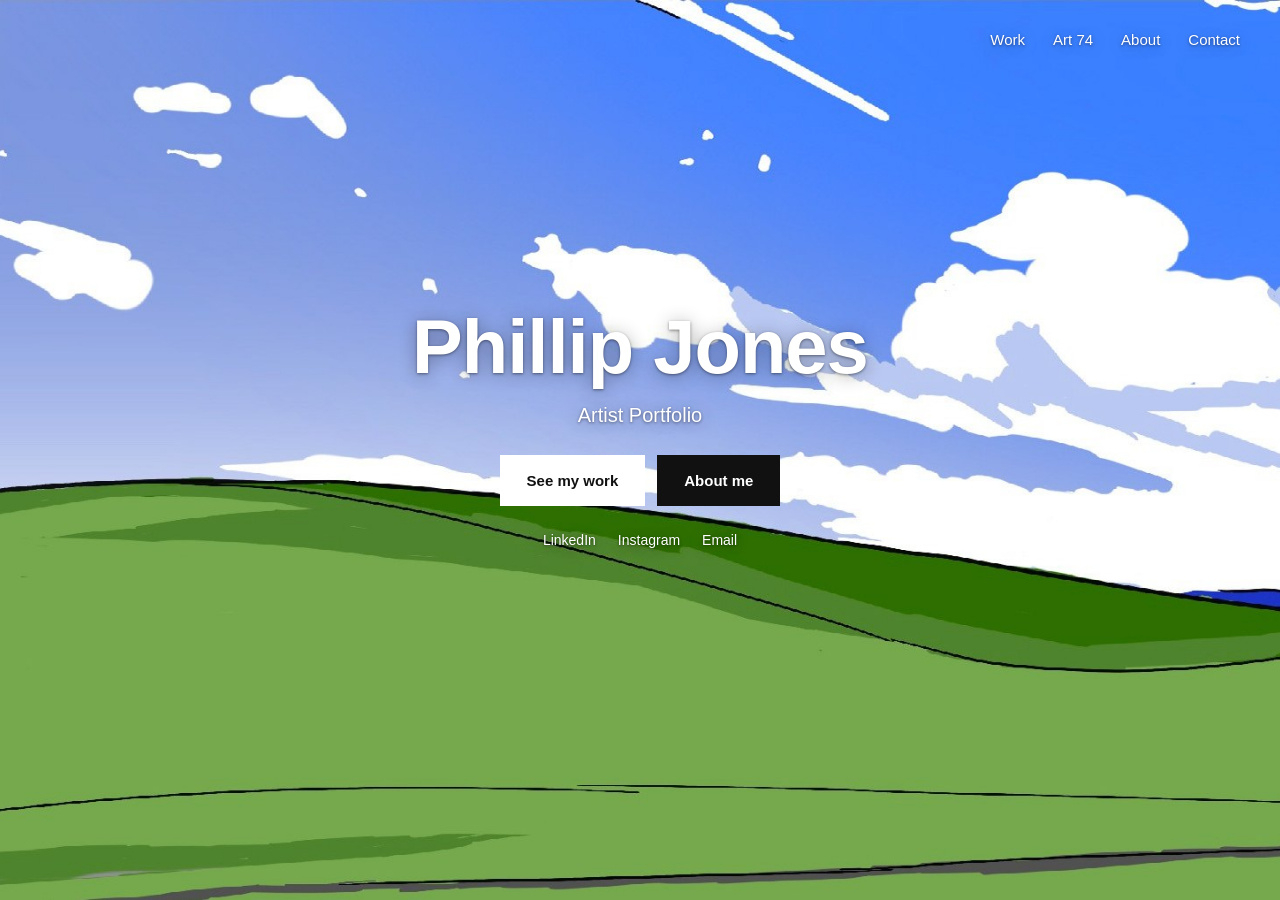
<file: index.html>
<!DOCTYPE html>
<html lang="en">
<head>
  <meta charset="utf-8">
  <meta name="viewport" content="width=device-width, initial-scale=1">
  <title>Phillip Jones | Artist Portfolio</title>
  <meta name="description" content="Portfolio of Phillip Jones, artist and illustrator">
  <link rel="stylesheet" href="css/style.css">
</head>
<body class="home">
<div class="hero">
  <img class="hero-bg" src="img/home/bliss.jpg" alt="">
  <nav class="hero-nav" aria-label="Main">
    <ul>
      <li><a href="work.html">Work</a></li>
      <li><a href="art-74.html">Art 74</a></li>
      <li><a href="about.html">About</a></li>
      <li><a href="about.html#contact">Contact</a></li>
    </ul>
  </nav>
  <main class="hero-center">
    <h1>Phillip Jones</h1>
    <p class="tag">Artist Portfolio</p>
    <p class="actions"><a class="btn white" href="work.html">See my work</a> <a class="btn line" href="about.html">About me</a></p>
    <p class="social"><a href="https://www.linkedin.com/in/phillipjones02">LinkedIn</a> <a href="https://www.instagram.com/gavinj0nes/">Instagram</a> <a href="mailto:412pjones@gmail.com">Email</a></p>
  </main>
</div>
</body>
</html>
</file>
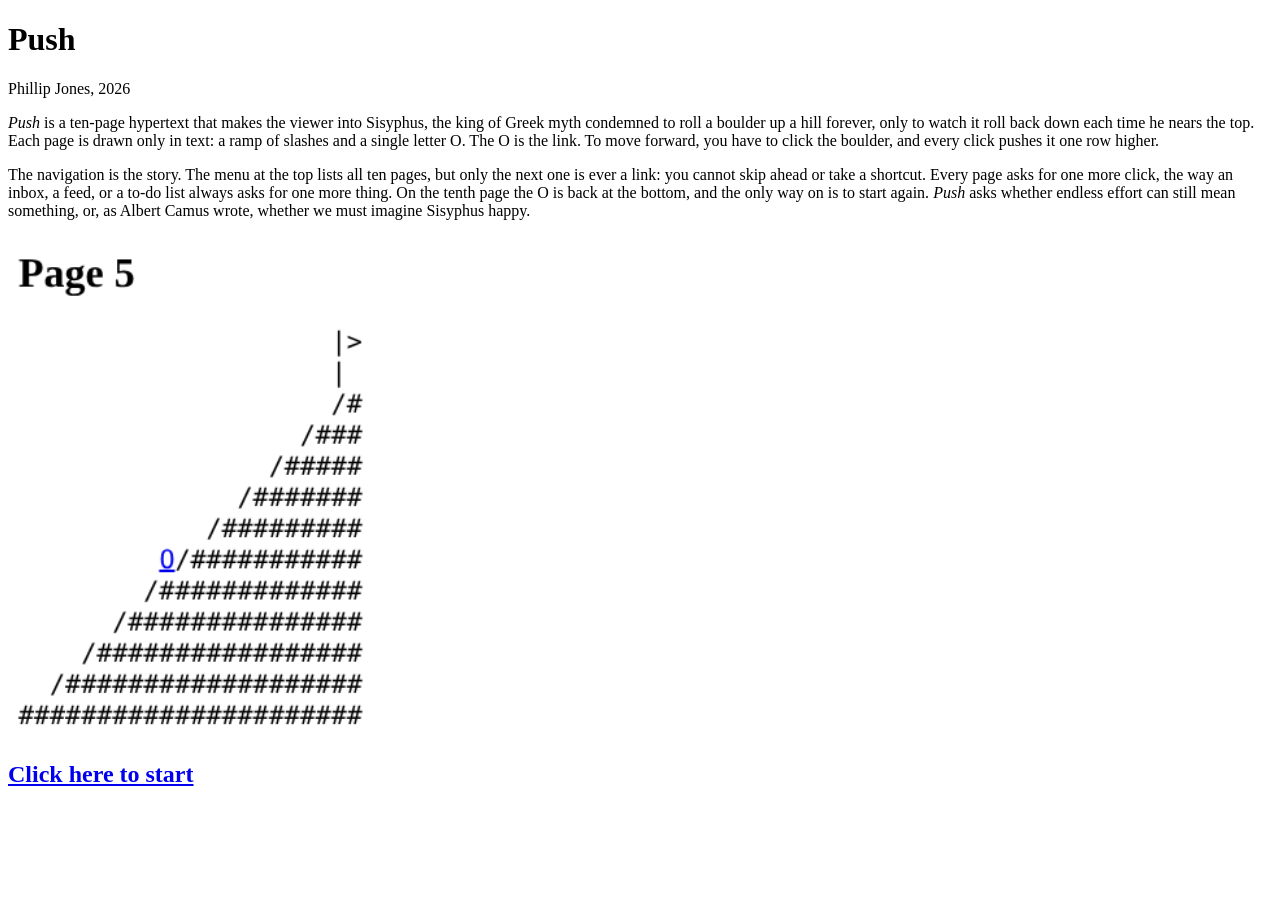
<file: hypertext/index.html>
<!DOCTYPE html>
<html lang="en">
<head>
  <!-- Info about the page. Nothing in the head shows on the page. -->
  <meta charset="utf-8">
  <title>Push</title>
</head>
<body>

  <!-- Title of the work -->
  <h1>Push</h1>
  <p>Phillip Jones, 2026</p>

  <!-- Artwork description -->
  <p><i>Push</i> is a ten-page hypertext that makes the viewer into Sisyphus, the king of Greek myth condemned to roll a boulder up a hill forever, only to watch it roll back down each time he nears the top. Each page is drawn only in text: a ramp of slashes and a single letter O. The O is the link. To move forward, you have to click the boulder, and every click pushes it one row higher.</p>
  <p>The navigation is the story. The menu at the top lists all ten pages, but only the next one is ever a link: you cannot skip ahead or take a shortcut. Every page asks for one more click, the way an inbox, a feed, or a to-do list always asks for one more thing. On the tenth page the O is back at the bottom, and the only way on is to start again. <i>Push</i> asks whether endless effort can still mean something, or, as Albert Camus wrote, whether we must imagine Sisyphus happy.</p>

  <!-- Screenshot of the work (a picture file saved in this same folder) -->
  <img src="screenshot.png" alt="Screenshot of a page from Push: an ASCII ramp with the ball halfway up" width="400">

  <!-- The way in. This link goes to the first page of the hypertext. -->
  <h2><a href="page1.html">Click here to start</a></h2>

</body>
</html>
</file>
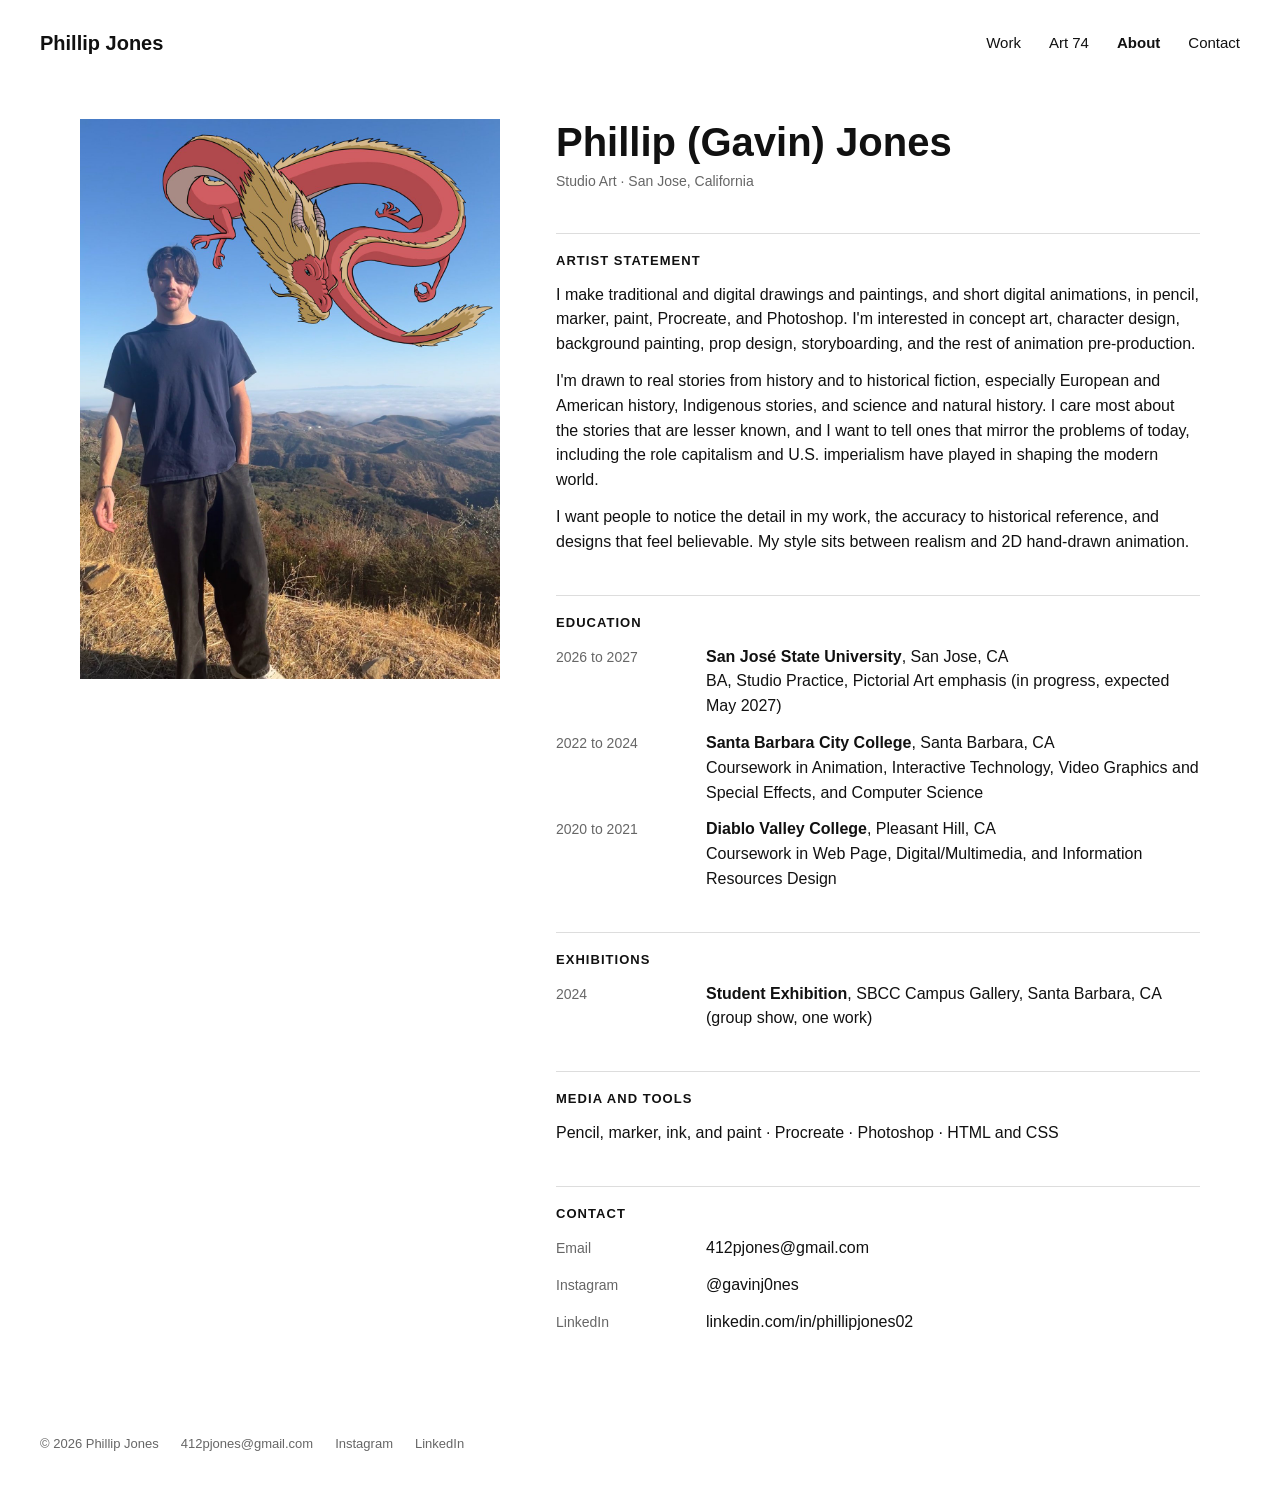
<file: about.html>
<!DOCTYPE html>
<html lang="en">
<head>
  <meta charset="utf-8">
  <meta name="viewport" content="width=device-width, initial-scale=1">
  <title>About | Phillip Jones</title>
  <meta name="description" content="About Phillip Jones, artist">
  <link rel="stylesheet" href="css/style.css">
</head>
<body>
<header class="top">
  <a class="name" href="index.html">Phillip Jones</a>
  <nav aria-label="Main">
    <ul>
      <li><a href="work.html">Work</a></li>
      <li><a href="art-74.html">Art 74</a></li>
      <li><a href="about.html" class="on">About</a></li>
      <li><a href="about.html#contact">Contact</a></li>
    </ul>
  </nav>
</header>
<main class="wrap about">
<img class="about-photo" src="img/about/portrait.jpg" alt="Phillip Jones on a hilltop with a drawn dragon flying overhead">
<div class="cv">
  <h1>Phillip (Gavin) Jones</h1>
  <p class="meta">Studio Art &middot; San Jose, California</p>

  <section>
    <h2>Artist Statement</h2>
    <p>I make traditional and digital drawings and paintings, and short digital animations, in pencil, marker, paint, Procreate, and Photoshop. I'm interested in concept art, character design, background painting, prop design, storyboarding, and the rest of animation pre-production.</p>
    <p>I'm drawn to real stories from history and to historical fiction, especially European and American history, Indigenous stories, and science and natural history. I care most about the stories that are lesser known, and I want to tell ones that mirror the problems of today, including the role capitalism and U.S. imperialism have played in shaping the modern world.</p>
    <p>I want people to notice the detail in my work, the accuracy to historical reference, and designs that feel believable. My style sits between realism and 2D hand-drawn animation.</p>
  </section>

  <section>
    <h2>Education</h2>
    <dl>
      <dt>2026 to 2027</dt><dd><strong>San José State University</strong>, San Jose, CA<br>BA, Studio Practice, Pictorial Art emphasis (in progress, expected May 2027)</dd>
      <dt>2022 to 2024</dt><dd><strong>Santa Barbara City College</strong>, Santa Barbara, CA<br>Coursework in Animation, Interactive Technology, Video Graphics and Special Effects, and Computer Science</dd>
      <dt>2020 to 2021</dt><dd><strong>Diablo Valley College</strong>, Pleasant Hill, CA<br>Coursework in Web Page, Digital/Multimedia, and Information Resources Design</dd>
    </dl>
  </section>

  <section>
    <h2>Exhibitions</h2>
    <dl>
      <dt>2024</dt><dd><strong>Student Exhibition</strong>, SBCC Campus Gallery, Santa Barbara, CA (group show, one work)</dd>
    </dl>
  </section>

  <section>
    <h2>Media and Tools</h2>
    <p>Pencil, marker, ink, and paint &middot; Procreate &middot; Photoshop &middot; HTML and CSS</p>
  </section>

  <section id="contact">
    <h2>Contact</h2>
    <dl>
      <dt>Email</dt><dd><a href="mailto:412pjones@gmail.com">412pjones@gmail.com</a></dd>
      <dt>Instagram</dt><dd><a href="https://www.instagram.com/gavinj0nes/">@gavinj0nes</a></dd>
      <dt>LinkedIn</dt><dd><a href="https://www.linkedin.com/in/phillipjones02">linkedin.com/in/phillipjones02</a></dd>
    </dl>
  </section>
</div>
</main>
<footer class="foot">
  <span>&copy; 2026 Phillip Jones</span>
  <a href="mailto:412pjones@gmail.com">412pjones@gmail.com</a>
  <a href="https://www.instagram.com/gavinj0nes/">Instagram</a>
  <a href="https://www.linkedin.com/in/phillipjones02">LinkedIn</a>
</footer>
</body>
</html>
</file>
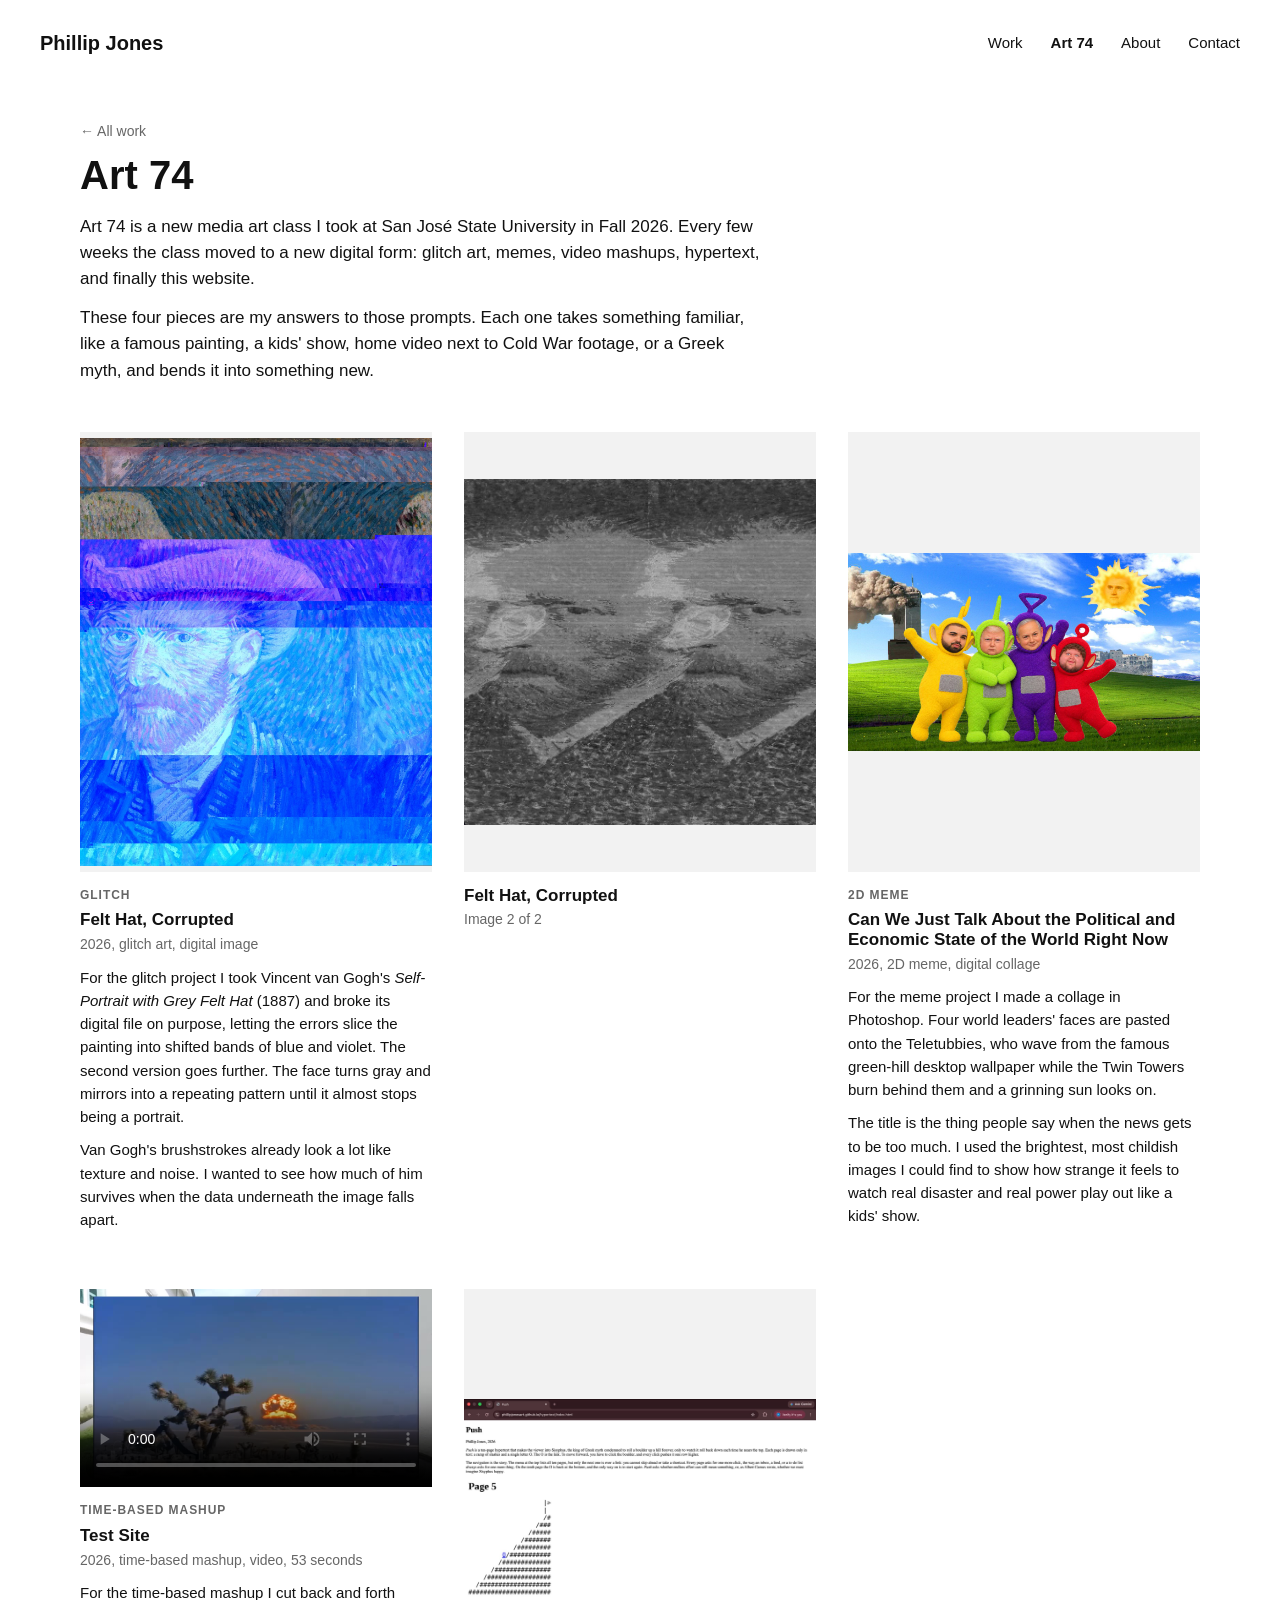
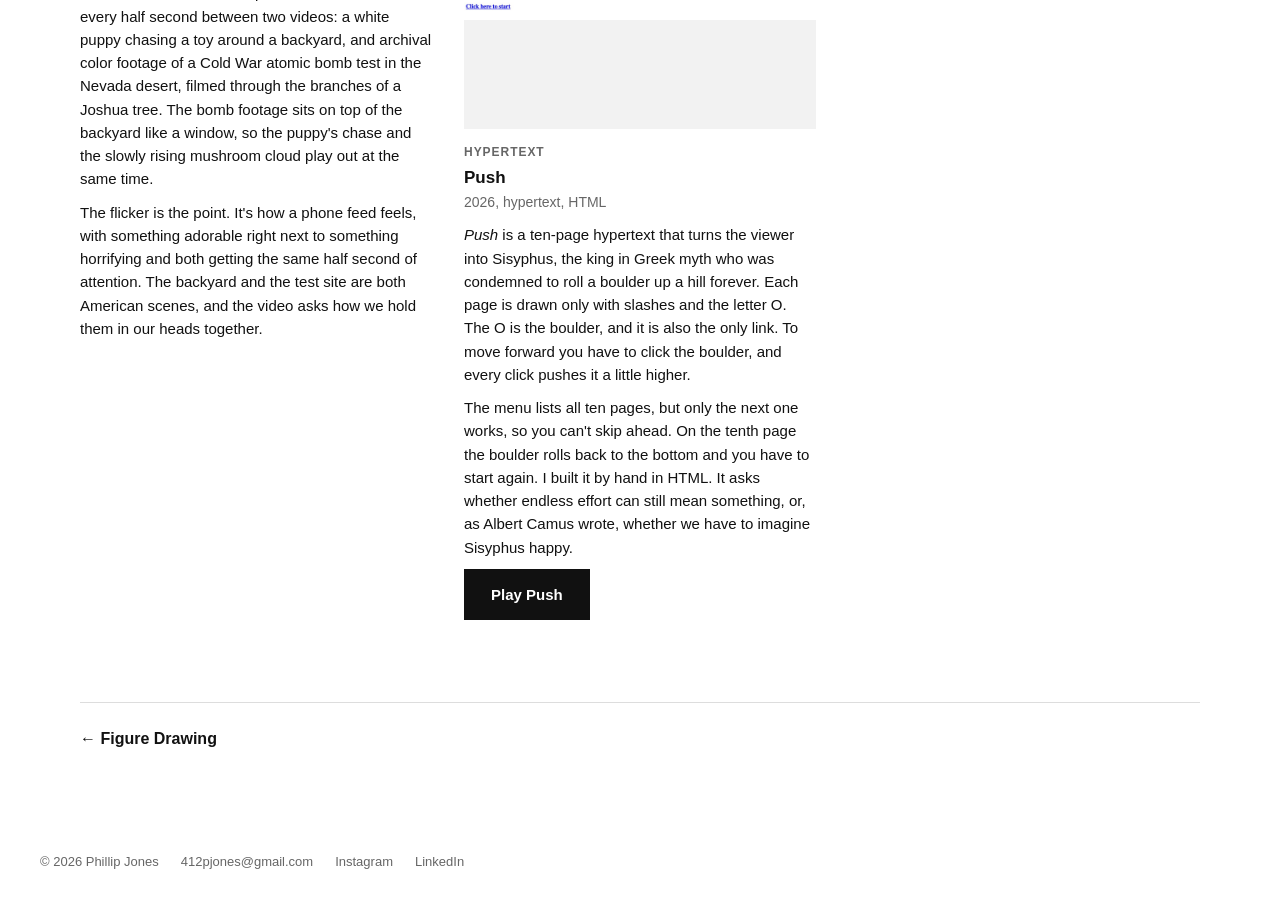
<file: art-74.html>
<!DOCTYPE html>
<html lang="en">
<head>
  <meta charset="utf-8">
  <meta name="viewport" content="width=device-width, initial-scale=1">
  <title>Art 74 | Phillip Jones</title>
  <meta name="description" content="Glitch, meme, video mashup, and hypertext projects from my new media art class at SJSU.">
  <link rel="stylesheet" href="css/style.css">
</head>
<body>
<header class="top">
  <a class="name" href="index.html">Phillip Jones</a>
  <nav aria-label="Main">
    <ul>
      <li><a href="work.html">Work</a></li>
      <li><a href="art-74.html" class="on">Art 74</a></li>
      <li><a href="about.html">About</a></li>
      <li><a href="about.html#contact">Contact</a></li>
    </ul>
  </nav>
</header>
<main class="wrap">
<section class="intro">
  <a class="back" href="work.html">&larr; All work</a>
  <h1>Art 74</h1>
  <p>Art 74 is a new media art class I took at San José State University in Fall 2026. Every few weeks the class moved to a new digital form: glitch art, memes, video mashups, hypertext, and finally this website.</p>
  <p>These four pieces are my answers to those prompts. Each one takes something familiar, like a famous painting, a kids' show, home video next to Cold War footage, or a Greek myth, and bends it into something new.</p>
</section>
<div class="grid">
  <figure class="tile">
    <a class="frame" href="img/art-74/glitch-1.jpg" target="_blank" rel="noopener"><img src="img/art-74/glitch-1.jpg" alt="Felt Hat, Corrupted, image 1 of 2" loading="lazy"></a>
    <figcaption>
      <p class="label">Glitch</p>
      <h2>Felt Hat, Corrupted</h2>
      <p class="meta">2026, glitch art, digital image</p>
      <p>For the glitch project I took Vincent van Gogh's <em>Self-Portrait with Grey Felt Hat</em> (1887) and broke its digital file on purpose, letting the errors slice the painting into shifted bands of blue and violet. The second version goes further. The face turns gray and mirrors into a repeating pattern until it almost stops being a portrait.</p>
      <p>Van Gogh's brushstrokes already look a lot like texture and noise. I wanted to see how much of him survives when the data underneath the image falls apart.</p>
    </figcaption>
  </figure>
  <figure class="tile">
    <a class="frame" href="img/art-74/glitch-2.jpg" target="_blank" rel="noopener"><img src="img/art-74/glitch-2.jpg" alt="Felt Hat, Corrupted, image 2 of 2" loading="lazy"></a>
    <figcaption>
      <h2>Felt Hat, Corrupted</h2>
      <p class="meta">Image 2 of 2</p>
    </figcaption>
  </figure>
  <figure class="tile">
    <a class="frame" href="img/art-74/2d-meme.jpg" target="_blank" rel="noopener"><img src="img/art-74/2d-meme.jpg" alt="Can We Just Talk About the Political and Economic State of the World Right Now" loading="lazy"></a>
    <figcaption>
      <p class="label">2D Meme</p>
      <h2>Can We Just Talk About the Political and Economic State of the World Right Now</h2>
      <p class="meta">2026, 2D meme, digital collage</p>
      <p>For the meme project I made a collage in Photoshop. Four world leaders' faces are pasted onto the Teletubbies, who wave from the famous green-hill desktop wallpaper while the Twin Towers burn behind them and a grinning sun looks on.</p>
      <p>The title is the thing people say when the news gets to be too much. I used the brightest, most childish images I could find to show how strange it feels to watch real disaster and real power play out like a kids' show.</p>
    </figcaption>
  </figure>
  <figure class="tile">
    <div class="frame video">
      <!-- To use YouTube instead, replace this video tag with your YouTube embed iframe. -->
      <video controls preload="metadata" poster="video/test-site-poster.jpg"><source src="video/test-site.mp4" type="video/mp4">Your browser can't play this video.</video>
    </div>
    <figcaption>
      <p class="label">Time-Based Mashup</p>
      <h2>Test Site</h2>
      <p class="meta">2026, time-based mashup, video, 53 seconds</p>
      <p>For the time-based mashup I cut back and forth every half second between two videos: a white puppy chasing a toy around a backyard, and archival color footage of a Cold War atomic bomb test in the Nevada desert, filmed through the branches of a Joshua tree. The bomb footage sits on top of the backyard like a window, so the puppy's chase and the slowly rising mushroom cloud play out at the same time.</p>
      <p>The flicker is the point. It's how a phone feed feels, with something adorable right next to something horrifying and both getting the same half second of attention. The backyard and the test site are both American scenes, and the video asks how we hold them in our heads together.</p>
    </figcaption>
  </figure>
  <figure class="tile">
    <a class="frame" href="img/art-74/hypertext.jpg" target="_blank" rel="noopener"><img src="img/art-74/hypertext.jpg" alt="Push" loading="lazy"></a>
    <figcaption>
      <p class="label">Hypertext</p>
      <h2>Push</h2>
      <p class="meta">2026, hypertext, HTML</p>
      <p><em>Push</em> is a ten-page hypertext that turns the viewer into Sisyphus, the king in Greek myth who was condemned to roll a boulder up a hill forever. Each page is drawn only with slashes and the letter O. The O is the boulder, and it is also the only link. To move forward you have to click the boulder, and every click pushes it a little higher.</p>
      <p>The menu lists all ten pages, but only the next one works, so you can't skip ahead. On the tenth page the boulder rolls back to the bottom and you have to start again. I built it by hand in HTML. It asks whether endless effort can still mean something, or, as Albert Camus wrote, whether we have to imagine Sisyphus happy.</p>
      <p><a class="btn" href="hypertext/index.html">Play Push</a></p>
    </figcaption>
  </figure>
</div>
<nav class="pager" aria-label="More work">
  <a href="figure-drawing.html">&larr; Figure Drawing</a>
  
</nav>
</main>
<footer class="foot">
  <span>&copy; 2026 Phillip Jones</span>
  <a href="mailto:412pjones@gmail.com">412pjones@gmail.com</a>
  <a href="https://www.instagram.com/gavinj0nes/">Instagram</a>
  <a href="https://www.linkedin.com/in/phillipjones02">LinkedIn</a>
</footer>
</body>
</html>
</file>
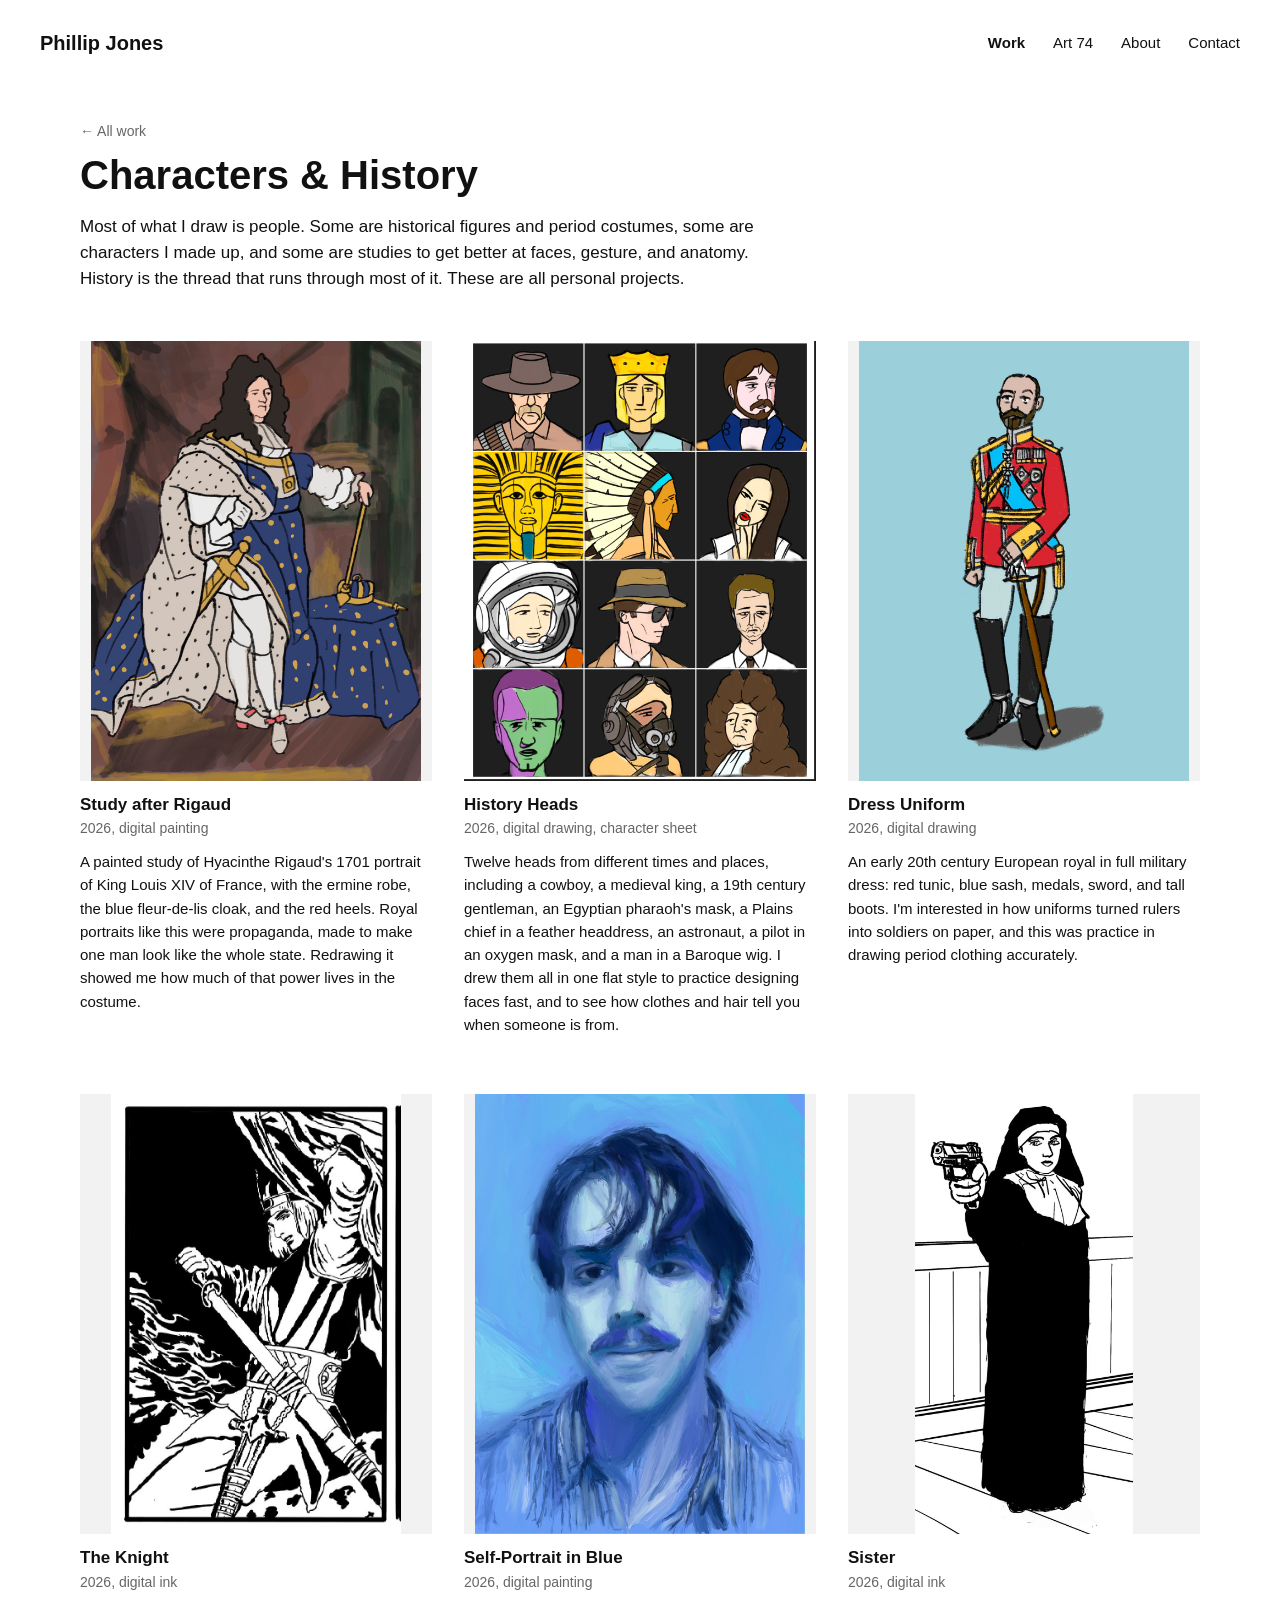
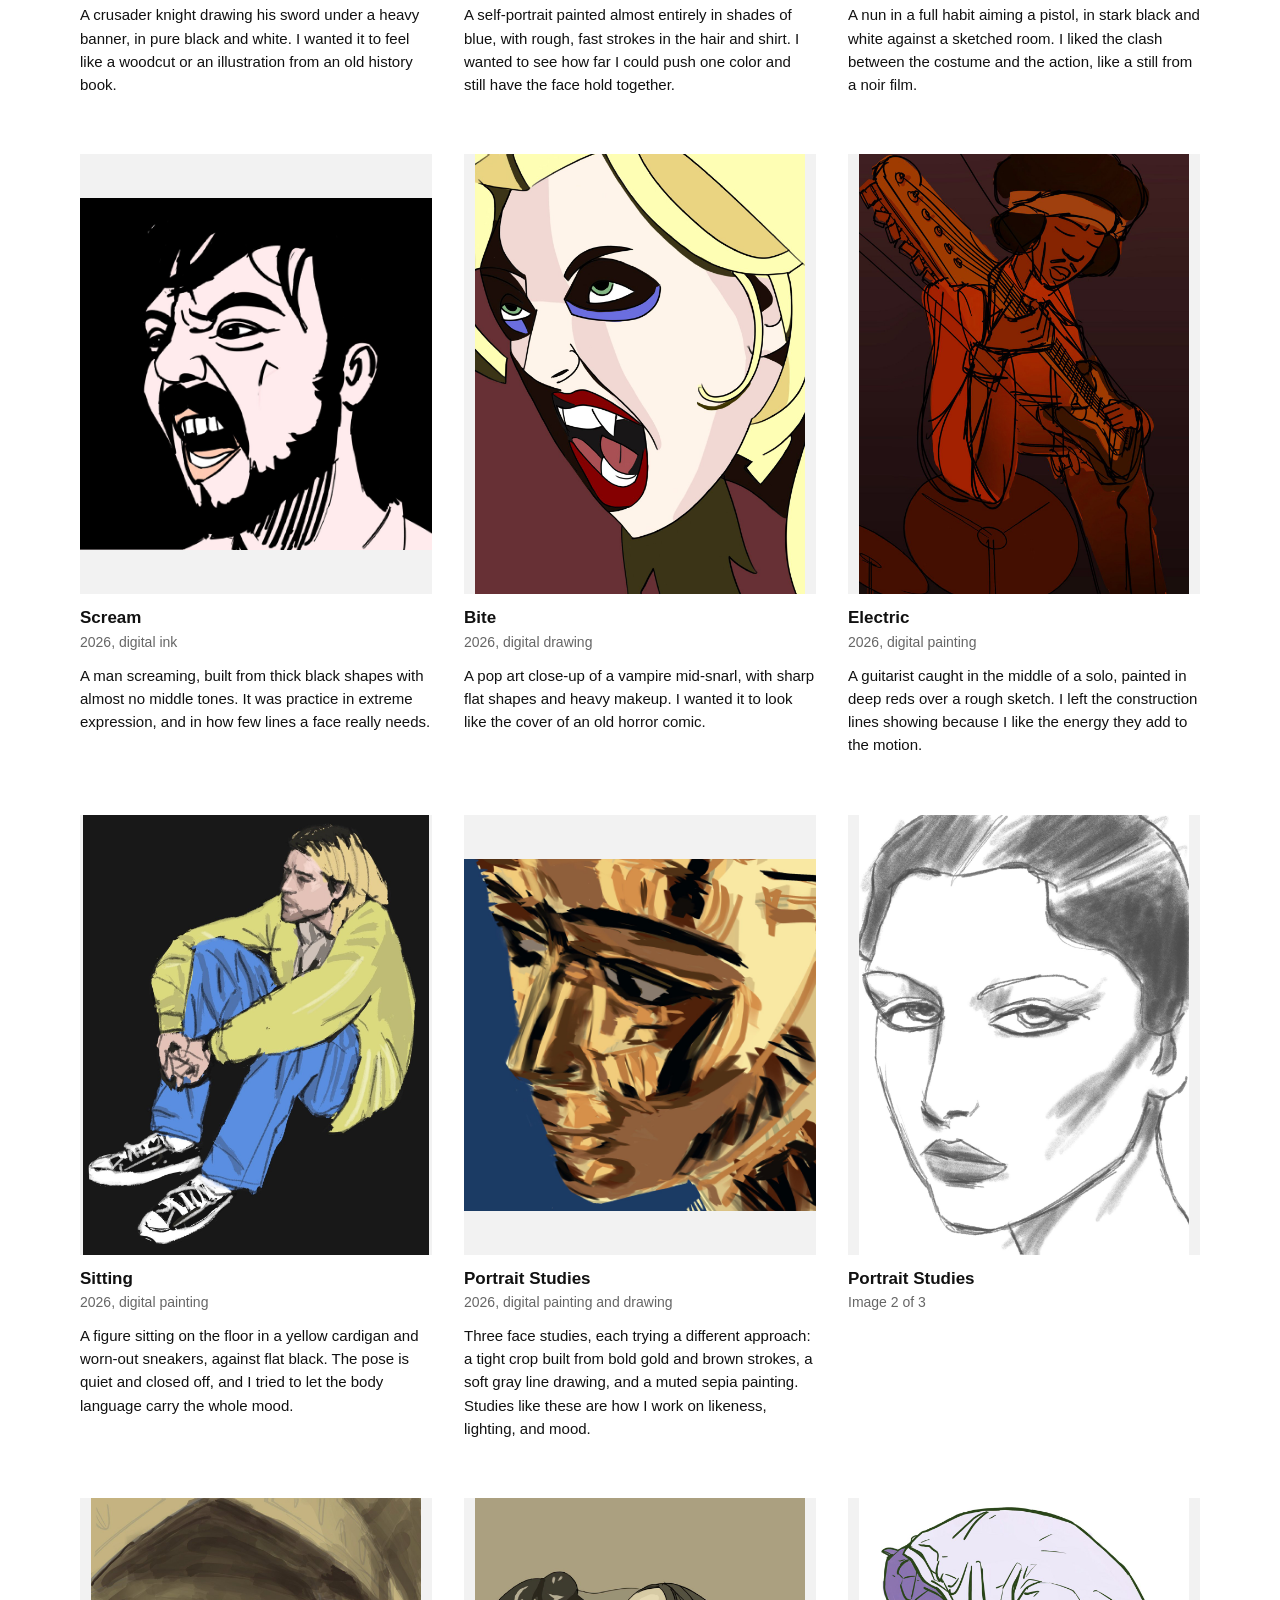
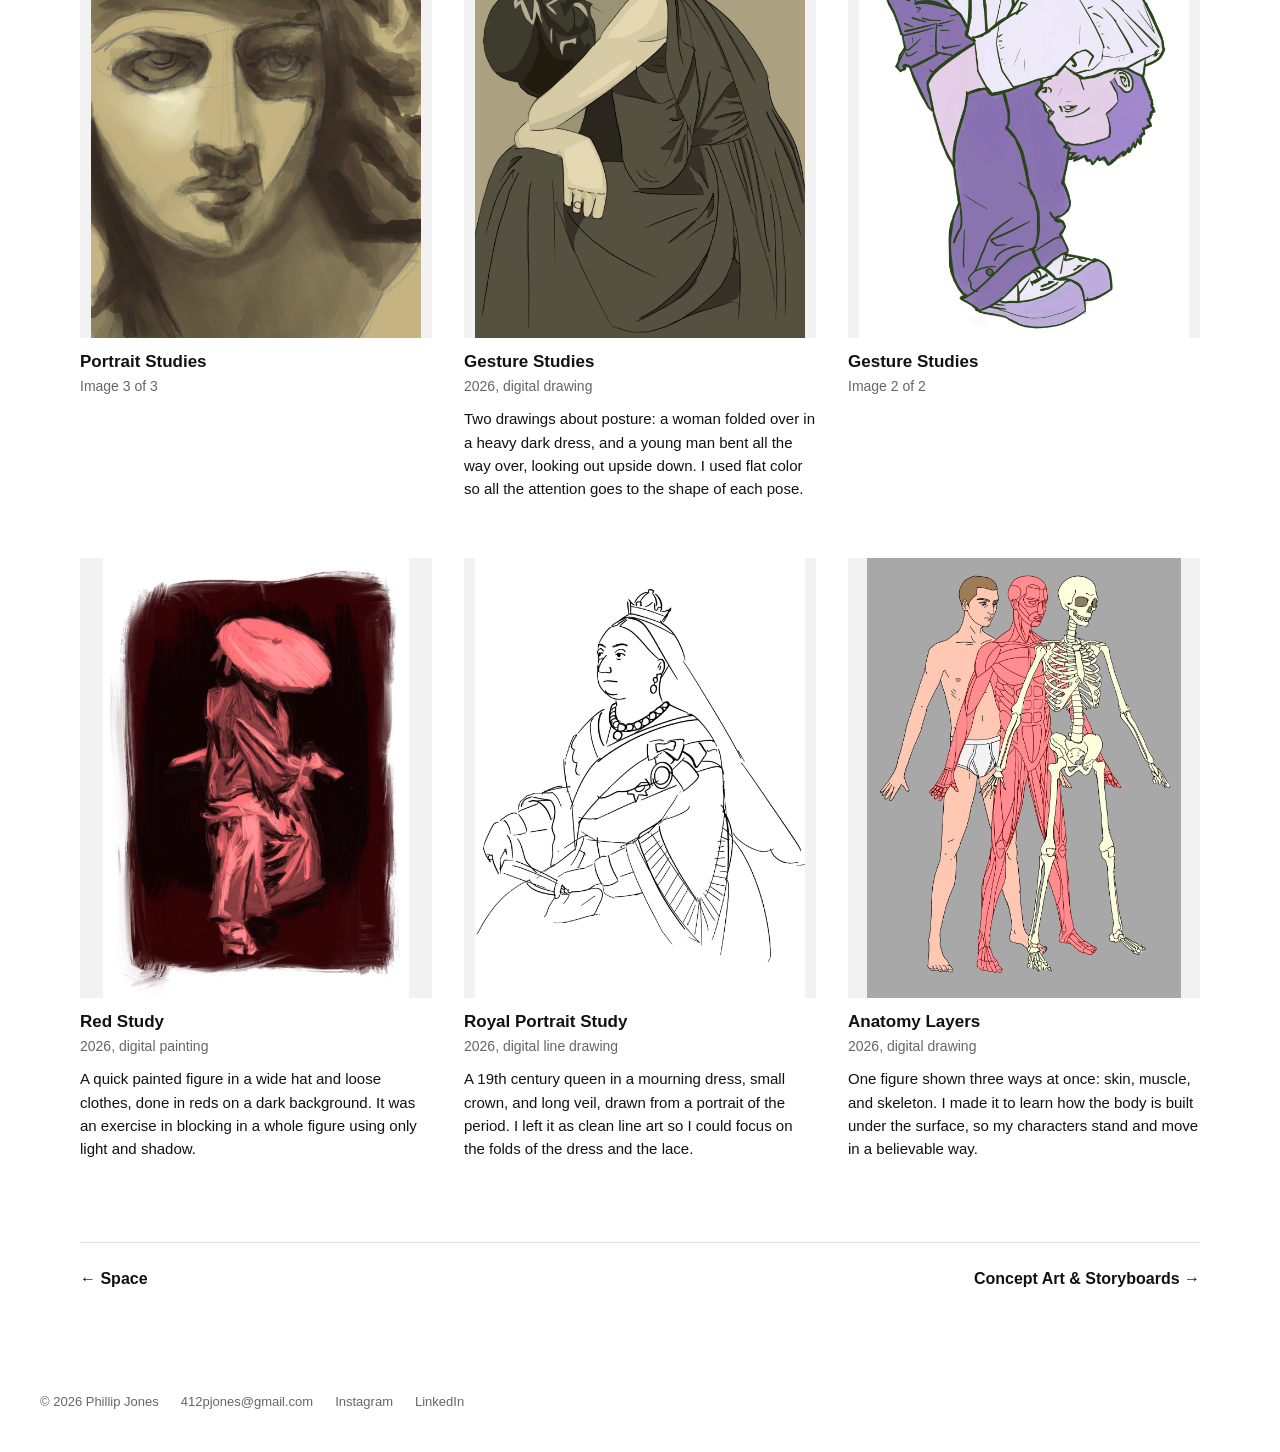
<file: characters.html>
<!DOCTYPE html>
<html lang="en">
<head>
  <meta charset="utf-8">
  <meta name="viewport" content="width=device-width, initial-scale=1">
  <title>Characters & History | Phillip Jones</title>
  <meta name="description" content="Historical figures, invented characters, and portrait and anatomy studies.">
  <link rel="stylesheet" href="css/style.css">
</head>
<body>
<header class="top">
  <a class="name" href="index.html">Phillip Jones</a>
  <nav aria-label="Main">
    <ul>
      <li><a href="work.html" class="on">Work</a></li>
      <li><a href="art-74.html">Art 74</a></li>
      <li><a href="about.html">About</a></li>
      <li><a href="about.html#contact">Contact</a></li>
    </ul>
  </nav>
</header>
<main class="wrap">
<section class="intro">
  <a class="back" href="work.html">&larr; All work</a>
  <h1>Characters & History</h1>
  <p>Most of what I draw is people. Some are historical figures and period costumes, some are characters I made up, and some are studies to get better at faces, gesture, and anatomy. History is the thread that runs through most of it. These are all personal projects.</p>
</section>
<div class="grid">
  <figure class="tile">
    <a class="frame" href="img/characters/study-after-rigaud.jpg" target="_blank" rel="noopener"><img src="img/characters/study-after-rigaud.jpg" alt="Study after Rigaud" loading="lazy"></a>
    <figcaption>
      <h2>Study after Rigaud</h2>
      <p class="meta">2026, digital painting</p>
      <p>A painted study of Hyacinthe Rigaud's 1701 portrait of King Louis XIV of France, with the ermine robe, the blue fleur-de-lis cloak, and the red heels. Royal portraits like this were propaganda, made to make one man look like the whole state. Redrawing it showed me how much of that power lives in the costume.</p>
    </figcaption>
  </figure>
  <figure class="tile">
    <a class="frame" href="img/characters/history-heads.jpg" target="_blank" rel="noopener"><img src="img/characters/history-heads.jpg" alt="History Heads" loading="lazy"></a>
    <figcaption>
      <h2>History Heads</h2>
      <p class="meta">2026, digital drawing, character sheet</p>
      <p>Twelve heads from different times and places, including a cowboy, a medieval king, a 19th century gentleman, an Egyptian pharaoh's mask, a Plains chief in a feather headdress, an astronaut, a pilot in an oxygen mask, and a man in a Baroque wig. I drew them all in one flat style to practice designing faces fast, and to see how clothes and hair tell you when someone is from.</p>
    </figcaption>
  </figure>
  <figure class="tile">
    <a class="frame" href="img/characters/dress-uniform.jpg" target="_blank" rel="noopener"><img src="img/characters/dress-uniform.jpg" alt="Dress Uniform" loading="lazy"></a>
    <figcaption>
      <h2>Dress Uniform</h2>
      <p class="meta">2026, digital drawing</p>
      <p>An early 20th century European royal in full military dress: red tunic, blue sash, medals, sword, and tall boots. I'm interested in how uniforms turned rulers into soldiers on paper, and this was practice in drawing period clothing accurately.</p>
    </figcaption>
  </figure>
  <figure class="tile">
    <a class="frame" href="img/characters/the-knight.jpg" target="_blank" rel="noopener"><img src="img/characters/the-knight.jpg" alt="The Knight" loading="lazy"></a>
    <figcaption>
      <h2>The Knight</h2>
      <p class="meta">2026, digital ink</p>
      <p>A crusader knight drawing his sword under a heavy banner, in pure black and white. I wanted it to feel like a woodcut or an illustration from an old history book.</p>
    </figcaption>
  </figure>
  <figure class="tile">
    <a class="frame" href="img/characters/self-portrait-in-blue.jpg" target="_blank" rel="noopener"><img src="img/characters/self-portrait-in-blue.jpg" alt="Self-Portrait in Blue" loading="lazy"></a>
    <figcaption>
      <h2>Self-Portrait in Blue</h2>
      <p class="meta">2026, digital painting</p>
      <p>A self-portrait painted almost entirely in shades of blue, with rough, fast strokes in the hair and shirt. I wanted to see how far I could push one color and still have the face hold together.</p>
    </figcaption>
  </figure>
  <figure class="tile">
    <a class="frame" href="img/characters/sister.jpg" target="_blank" rel="noopener"><img src="img/characters/sister.jpg" alt="Sister" loading="lazy"></a>
    <figcaption>
      <h2>Sister</h2>
      <p class="meta">2026, digital ink</p>
      <p>A nun in a full habit aiming a pistol, in stark black and white against a sketched room. I liked the clash between the costume and the action, like a still from a noir film.</p>
    </figcaption>
  </figure>
  <figure class="tile">
    <a class="frame" href="img/characters/scream.jpg" target="_blank" rel="noopener"><img src="img/characters/scream.jpg" alt="Scream" loading="lazy"></a>
    <figcaption>
      <h2>Scream</h2>
      <p class="meta">2026, digital ink</p>
      <p>A man screaming, built from thick black shapes with almost no middle tones. It was practice in extreme expression, and in how few lines a face really needs.</p>
    </figcaption>
  </figure>
  <figure class="tile">
    <a class="frame" href="img/characters/bite.jpg" target="_blank" rel="noopener"><img src="img/characters/bite.jpg" alt="Bite" loading="lazy"></a>
    <figcaption>
      <h2>Bite</h2>
      <p class="meta">2026, digital drawing</p>
      <p>A pop art close-up of a vampire mid-snarl, with sharp flat shapes and heavy makeup. I wanted it to look like the cover of an old horror comic.</p>
    </figcaption>
  </figure>
  <figure class="tile">
    <a class="frame" href="img/characters/electric.jpg" target="_blank" rel="noopener"><img src="img/characters/electric.jpg" alt="Electric" loading="lazy"></a>
    <figcaption>
      <h2>Electric</h2>
      <p class="meta">2026, digital painting</p>
      <p>A guitarist caught in the middle of a solo, painted in deep reds over a rough sketch. I left the construction lines showing because I like the energy they add to the motion.</p>
    </figcaption>
  </figure>
  <figure class="tile">
    <a class="frame" href="img/characters/sitting.jpg" target="_blank" rel="noopener"><img src="img/characters/sitting.jpg" alt="Sitting" loading="lazy"></a>
    <figcaption>
      <h2>Sitting</h2>
      <p class="meta">2026, digital painting</p>
      <p>A figure sitting on the floor in a yellow cardigan and worn-out sneakers, against flat black. The pose is quiet and closed off, and I tried to let the body language carry the whole mood.</p>
    </figcaption>
  </figure>
  <figure class="tile">
    <a class="frame" href="img/characters/portrait-studies-1.jpg" target="_blank" rel="noopener"><img src="img/characters/portrait-studies-1.jpg" alt="Portrait Studies, image 1 of 3" loading="lazy"></a>
    <figcaption>
      <h2>Portrait Studies</h2>
      <p class="meta">2026, digital painting and drawing</p>
      <p>Three face studies, each trying a different approach: a tight crop built from bold gold and brown strokes, a soft gray line drawing, and a muted sepia painting. Studies like these are how I work on likeness, lighting, and mood.</p>
    </figcaption>
  </figure>
  <figure class="tile">
    <a class="frame" href="img/characters/portrait-studies-2.jpg" target="_blank" rel="noopener"><img src="img/characters/portrait-studies-2.jpg" alt="Portrait Studies, image 2 of 3" loading="lazy"></a>
    <figcaption>
      <h2>Portrait Studies</h2>
      <p class="meta">Image 2 of 3</p>
    </figcaption>
  </figure>
  <figure class="tile">
    <a class="frame" href="img/characters/portrait-studies-3.jpg" target="_blank" rel="noopener"><img src="img/characters/portrait-studies-3.jpg" alt="Portrait Studies, image 3 of 3" loading="lazy"></a>
    <figcaption>
      <h2>Portrait Studies</h2>
      <p class="meta">Image 3 of 3</p>
    </figcaption>
  </figure>
  <figure class="tile">
    <a class="frame" href="img/characters/gesture-studies-1.jpg" target="_blank" rel="noopener"><img src="img/characters/gesture-studies-1.jpg" alt="Gesture Studies, image 1 of 2" loading="lazy"></a>
    <figcaption>
      <h2>Gesture Studies</h2>
      <p class="meta">2026, digital drawing</p>
      <p>Two drawings about posture: a woman folded over in a heavy dark dress, and a young man bent all the way over, looking out upside down. I used flat color so all the attention goes to the shape of each pose.</p>
    </figcaption>
  </figure>
  <figure class="tile">
    <a class="frame" href="img/characters/gesture-studies-2.jpg" target="_blank" rel="noopener"><img src="img/characters/gesture-studies-2.jpg" alt="Gesture Studies, image 2 of 2" loading="lazy"></a>
    <figcaption>
      <h2>Gesture Studies</h2>
      <p class="meta">Image 2 of 2</p>
    </figcaption>
  </figure>
  <figure class="tile">
    <a class="frame" href="img/characters/red-study.jpg" target="_blank" rel="noopener"><img src="img/characters/red-study.jpg" alt="Red Study" loading="lazy"></a>
    <figcaption>
      <h2>Red Study</h2>
      <p class="meta">2026, digital painting</p>
      <p>A quick painted figure in a wide hat and loose clothes, done in reds on a dark background. It was an exercise in blocking in a whole figure using only light and shadow.</p>
    </figcaption>
  </figure>
  <figure class="tile">
    <a class="frame" href="img/characters/royal-portrait-study.jpg" target="_blank" rel="noopener"><img src="img/characters/royal-portrait-study.jpg" alt="Royal Portrait Study" loading="lazy"></a>
    <figcaption>
      <h2>Royal Portrait Study</h2>
      <p class="meta">2026, digital line drawing</p>
      <p>A 19th century queen in a mourning dress, small crown, and long veil, drawn from a portrait of the period. I left it as clean line art so I could focus on the folds of the dress and the lace.</p>
    </figcaption>
  </figure>
  <figure class="tile">
    <a class="frame" href="img/characters/anatomy-layers.jpg" target="_blank" rel="noopener"><img src="img/characters/anatomy-layers.jpg" alt="Anatomy Layers" loading="lazy"></a>
    <figcaption>
      <h2>Anatomy Layers</h2>
      <p class="meta">2026, digital drawing</p>
      <p>One figure shown three ways at once: skin, muscle, and skeleton. I made it to learn how the body is built under the surface, so my characters stand and move in a believable way.</p>
    </figcaption>
  </figure>
</div>
<nav class="pager" aria-label="More work">
  <a href="space.html">&larr; Space</a>
  <a href="concept-art.html">Concept Art & Storyboards &rarr;</a>
</nav>
</main>
<footer class="foot">
  <span>&copy; 2026 Phillip Jones</span>
  <a href="mailto:412pjones@gmail.com">412pjones@gmail.com</a>
  <a href="https://www.instagram.com/gavinj0nes/">Instagram</a>
  <a href="https://www.linkedin.com/in/phillipjones02">LinkedIn</a>
</footer>
</body>
</html>
</file>
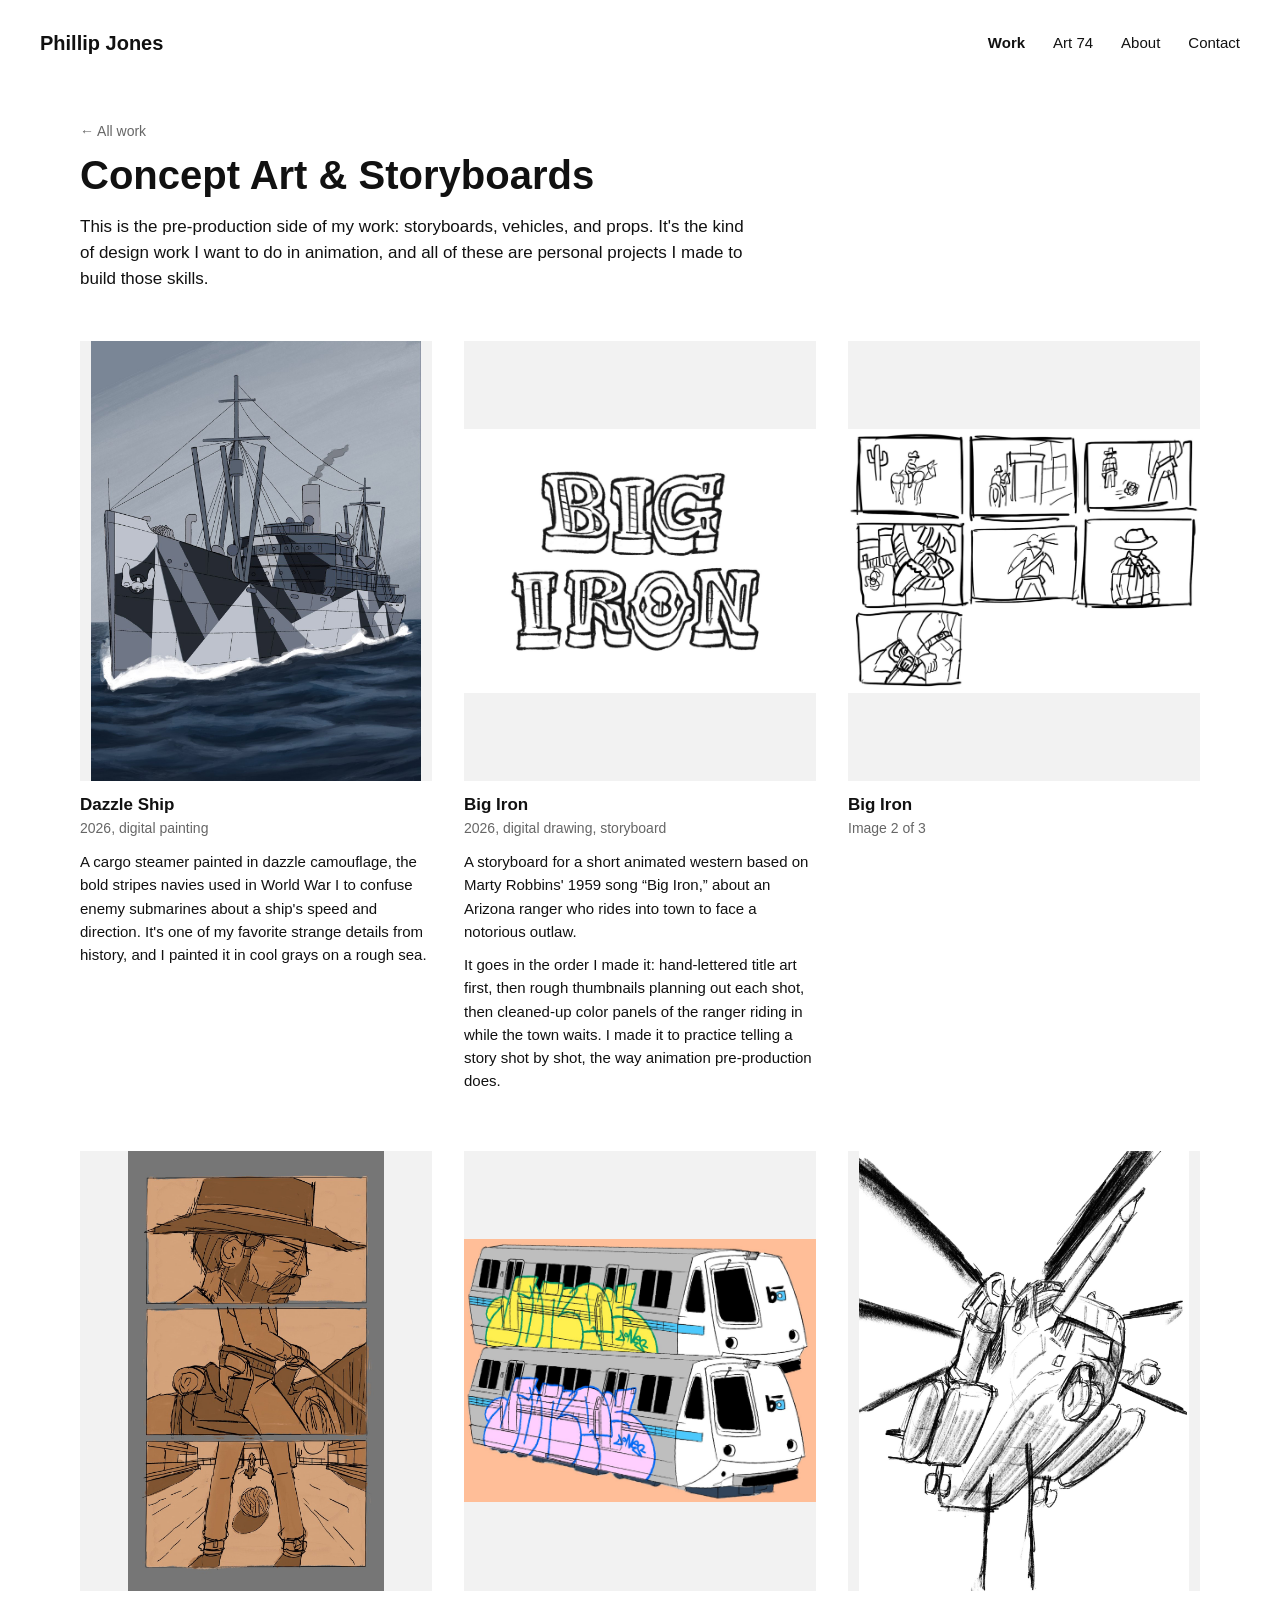
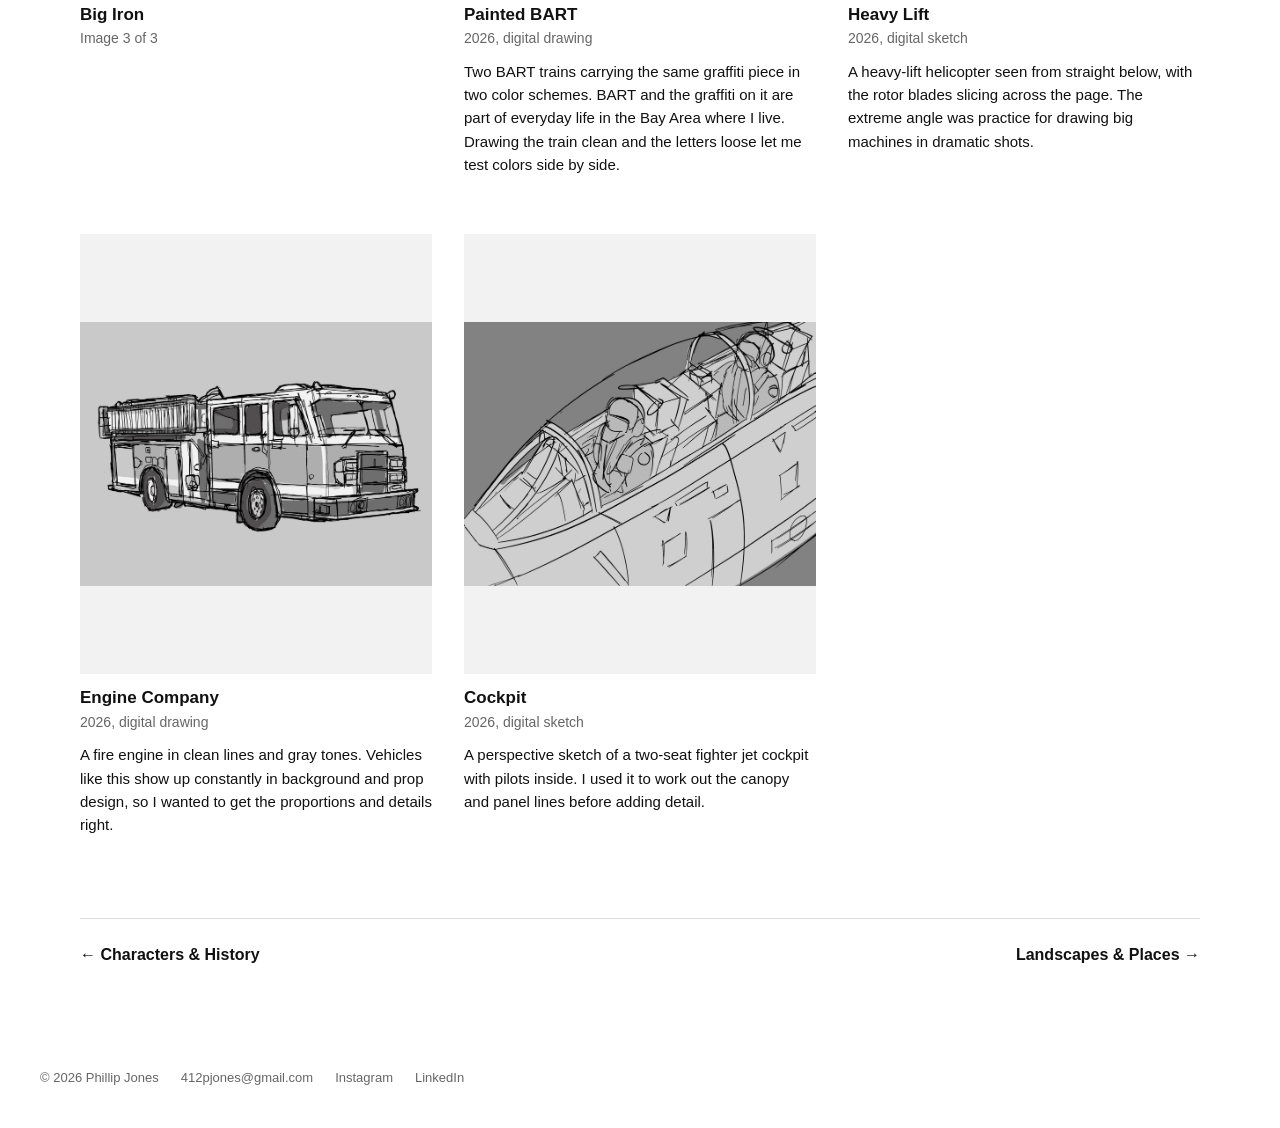
<file: concept-art.html>
<!DOCTYPE html>
<html lang="en">
<head>
  <meta charset="utf-8">
  <meta name="viewport" content="width=device-width, initial-scale=1">
  <title>Concept Art & Storyboards | Phillip Jones</title>
  <meta name="description" content="Vehicles, props, and storyboards: the pre-production side of animation.">
  <link rel="stylesheet" href="css/style.css">
</head>
<body>
<header class="top">
  <a class="name" href="index.html">Phillip Jones</a>
  <nav aria-label="Main">
    <ul>
      <li><a href="work.html" class="on">Work</a></li>
      <li><a href="art-74.html">Art 74</a></li>
      <li><a href="about.html">About</a></li>
      <li><a href="about.html#contact">Contact</a></li>
    </ul>
  </nav>
</header>
<main class="wrap">
<section class="intro">
  <a class="back" href="work.html">&larr; All work</a>
  <h1>Concept Art & Storyboards</h1>
  <p>This is the pre-production side of my work: storyboards, vehicles, and props. It's the kind of design work I want to do in animation, and all of these are personal projects I made to build those skills.</p>
</section>
<div class="grid">
  <figure class="tile">
    <a class="frame" href="img/concept-art/dazzle-ship.jpg" target="_blank" rel="noopener"><img src="img/concept-art/dazzle-ship.jpg" alt="Dazzle Ship" loading="lazy"></a>
    <figcaption>
      <h2>Dazzle Ship</h2>
      <p class="meta">2026, digital painting</p>
      <p>A cargo steamer painted in dazzle camouflage, the bold stripes navies used in World War I to confuse enemy submarines about a ship's speed and direction. It's one of my favorite strange details from history, and I painted it in cool grays on a rough sea.</p>
    </figcaption>
  </figure>
  <figure class="tile">
    <a class="frame" href="img/concept-art/big-iron-1.jpg" target="_blank" rel="noopener"><img src="img/concept-art/big-iron-1.jpg" alt="Big Iron, image 1 of 3" loading="lazy"></a>
    <figcaption>
      <h2>Big Iron</h2>
      <p class="meta">2026, digital drawing, storyboard</p>
      <p>A storyboard for a short animated western based on Marty Robbins' 1959 song “Big Iron,” about an Arizona ranger who rides into town to face a notorious outlaw.</p>
      <p>It goes in the order I made it: hand-lettered title art first, then rough thumbnails planning out each shot, then cleaned-up color panels of the ranger riding in while the town waits. I made it to practice telling a story shot by shot, the way animation pre-production does.</p>
    </figcaption>
  </figure>
  <figure class="tile">
    <a class="frame" href="img/concept-art/big-iron-2.jpg" target="_blank" rel="noopener"><img src="img/concept-art/big-iron-2.jpg" alt="Big Iron, image 2 of 3" loading="lazy"></a>
    <figcaption>
      <h2>Big Iron</h2>
      <p class="meta">Image 2 of 3</p>
    </figcaption>
  </figure>
  <figure class="tile">
    <a class="frame" href="img/concept-art/big-iron-3.jpg" target="_blank" rel="noopener"><img src="img/concept-art/big-iron-3.jpg" alt="Big Iron, image 3 of 3" loading="lazy"></a>
    <figcaption>
      <h2>Big Iron</h2>
      <p class="meta">Image 3 of 3</p>
    </figcaption>
  </figure>
  <figure class="tile">
    <a class="frame" href="img/concept-art/painted-bart.jpg" target="_blank" rel="noopener"><img src="img/concept-art/painted-bart.jpg" alt="Painted BART" loading="lazy"></a>
    <figcaption>
      <h2>Painted BART</h2>
      <p class="meta">2026, digital drawing</p>
      <p>Two BART trains carrying the same graffiti piece in two color schemes. BART and the graffiti on it are part of everyday life in the Bay Area where I live. Drawing the train clean and the letters loose let me test colors side by side.</p>
    </figcaption>
  </figure>
  <figure class="tile">
    <a class="frame" href="img/concept-art/heavy-lift.jpg" target="_blank" rel="noopener"><img src="img/concept-art/heavy-lift.jpg" alt="Heavy Lift" loading="lazy"></a>
    <figcaption>
      <h2>Heavy Lift</h2>
      <p class="meta">2026, digital sketch</p>
      <p>A heavy-lift helicopter seen from straight below, with the rotor blades slicing across the page. The extreme angle was practice for drawing big machines in dramatic shots.</p>
    </figcaption>
  </figure>
  <figure class="tile">
    <a class="frame" href="img/concept-art/engine-company.jpg" target="_blank" rel="noopener"><img src="img/concept-art/engine-company.jpg" alt="Engine Company" loading="lazy"></a>
    <figcaption>
      <h2>Engine Company</h2>
      <p class="meta">2026, digital drawing</p>
      <p>A fire engine in clean lines and gray tones. Vehicles like this show up constantly in background and prop design, so I wanted to get the proportions and details right.</p>
    </figcaption>
  </figure>
  <figure class="tile">
    <a class="frame" href="img/concept-art/cockpit.jpg" target="_blank" rel="noopener"><img src="img/concept-art/cockpit.jpg" alt="Cockpit" loading="lazy"></a>
    <figcaption>
      <h2>Cockpit</h2>
      <p class="meta">2026, digital sketch</p>
      <p>A perspective sketch of a two-seat fighter jet cockpit with pilots inside. I used it to work out the canopy and panel lines before adding detail.</p>
    </figcaption>
  </figure>
</div>
<nav class="pager" aria-label="More work">
  <a href="characters.html">&larr; Characters & History</a>
  <a href="landscapes.html">Landscapes & Places &rarr;</a>
</nav>
</main>
<footer class="foot">
  <span>&copy; 2026 Phillip Jones</span>
  <a href="mailto:412pjones@gmail.com">412pjones@gmail.com</a>
  <a href="https://www.instagram.com/gavinj0nes/">Instagram</a>
  <a href="https://www.linkedin.com/in/phillipjones02">LinkedIn</a>
</footer>
</body>
</html>
</file>
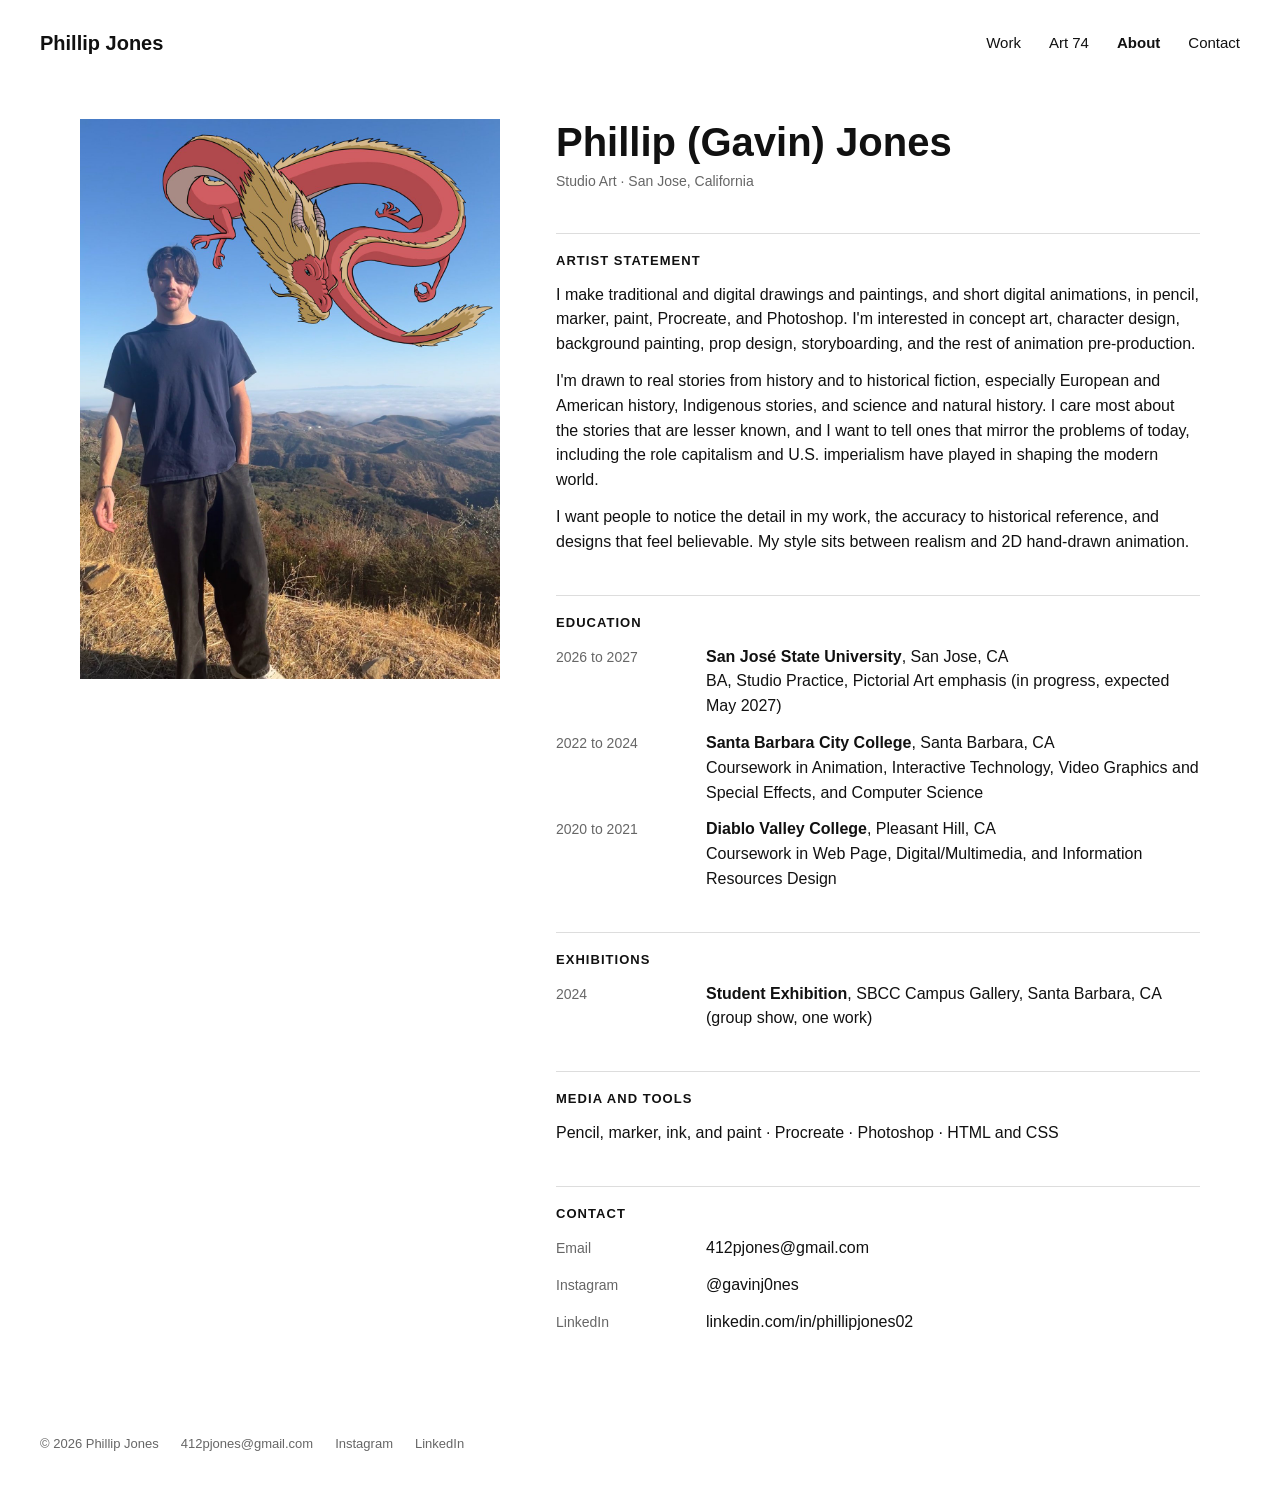
<file: contact.html>
<!DOCTYPE html>
<html lang="en">
<head>
  <meta charset="utf-8">
  <title>Contact | Phillip Jones</title>
  <meta http-equiv="refresh" content="0; url=about.html#contact">
</head>
<body>
<p><a href="about.html#contact">Contact Phillip Jones</a></p>
</body>
</html>
</file>
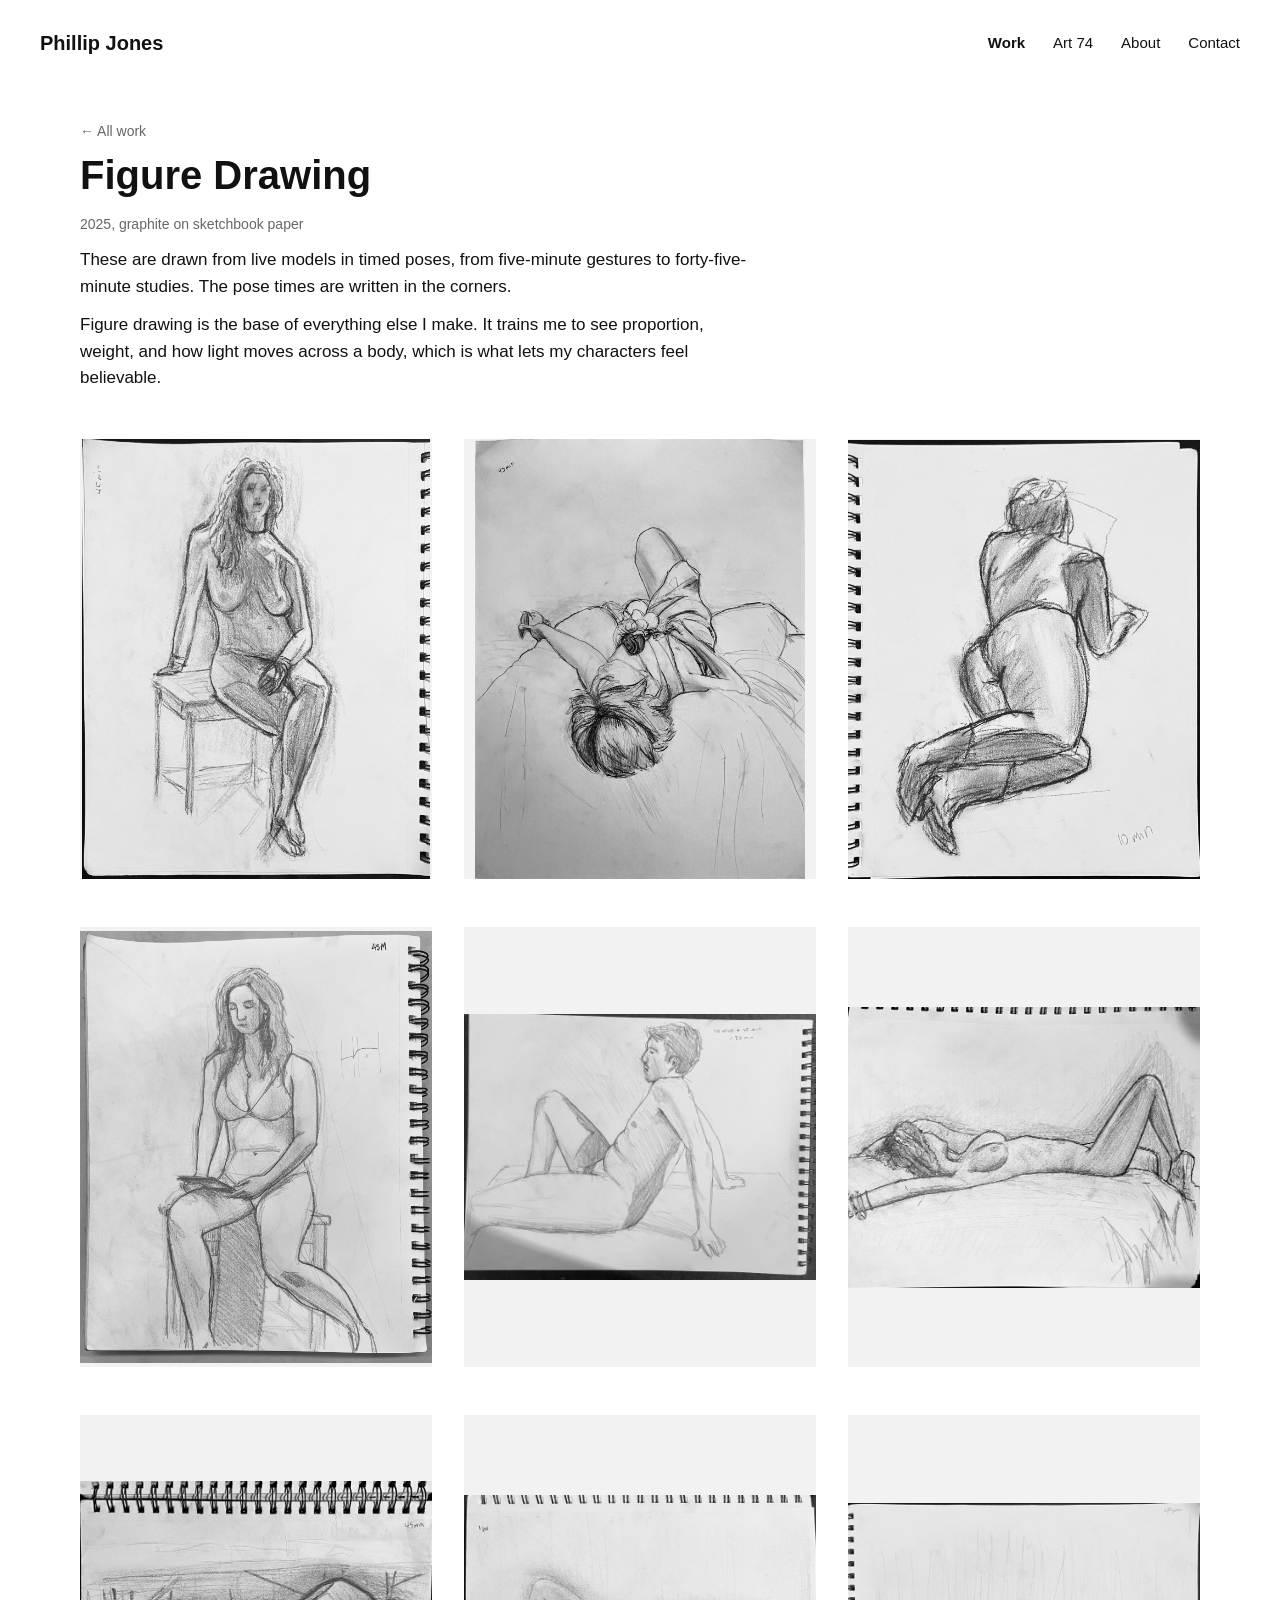
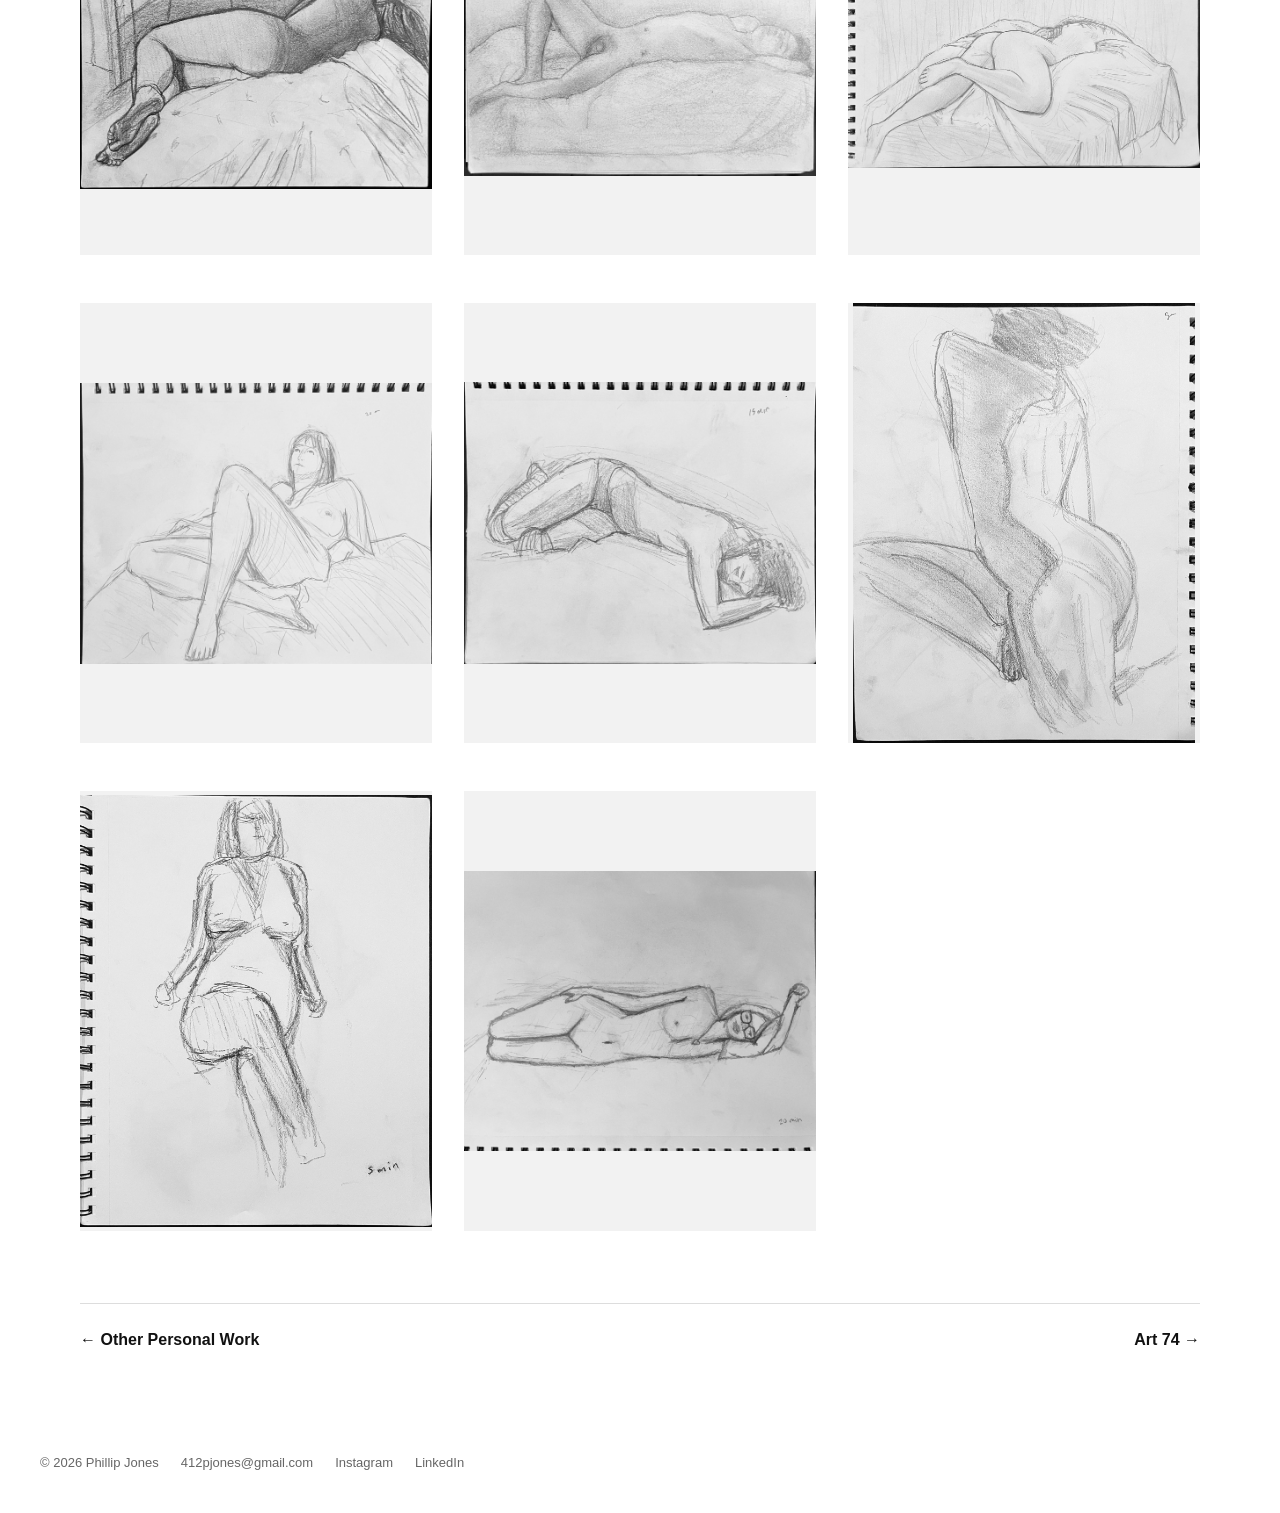
<file: figure-drawing.html>
<!DOCTYPE html>
<html lang="en">
<head>
  <meta charset="utf-8">
  <meta name="viewport" content="width=device-width, initial-scale=1">
  <title>Figure Drawing | Phillip Jones</title>
  <meta name="description" content="Timed graphite studies drawn from live models.">
  <link rel="stylesheet" href="css/style.css">
</head>
<body>
<header class="top">
  <a class="name" href="index.html">Phillip Jones</a>
  <nav aria-label="Main">
    <ul>
      <li><a href="work.html" class="on">Work</a></li>
      <li><a href="art-74.html">Art 74</a></li>
      <li><a href="about.html">About</a></li>
      <li><a href="about.html#contact">Contact</a></li>
    </ul>
  </nav>
</header>
<main class="wrap">
<section class="intro">
  <a class="back" href="work.html">&larr; All work</a>
  <h1>Figure Drawing</h1>
  <p class="meta">2025, graphite on sketchbook paper</p>
  <p>These are drawn from live models in timed poses, from five-minute gestures to forty-five-minute studies. The pose times are written in the corners.</p>
  <p>Figure drawing is the base of everything else I make. It trains me to see proportion, weight, and how light moves across a body, which is what lets my characters feel believable.</p>
</section>
<div class="grid">
  <figure class="tile">
    <a class="frame" href="img/figure-drawing/figure-drawing-studies-5.jpg" target="_blank" rel="noopener"><img src="img/figure-drawing/figure-drawing-studies-5.jpg" alt="Figure drawing study 1" loading="lazy"></a>
  </figure>
  <figure class="tile">
    <a class="frame" href="img/figure-drawing/figure-drawing-studies-12.jpg" target="_blank" rel="noopener"><img src="img/figure-drawing/figure-drawing-studies-12.jpg" alt="Figure drawing study 2" loading="lazy"></a>
  </figure>
  <figure class="tile">
    <a class="frame" href="img/figure-drawing/figure-drawing-studies-6.jpg" target="_blank" rel="noopener"><img src="img/figure-drawing/figure-drawing-studies-6.jpg" alt="Figure drawing study 3" loading="lazy"></a>
  </figure>
  <figure class="tile">
    <a class="frame" href="img/figure-drawing/figure-drawing-studies-2.jpg" target="_blank" rel="noopener"><img src="img/figure-drawing/figure-drawing-studies-2.jpg" alt="Figure drawing study 4" loading="lazy"></a>
  </figure>
  <figure class="tile">
    <a class="frame" href="img/figure-drawing/figure-drawing-studies-3.jpg" target="_blank" rel="noopener"><img src="img/figure-drawing/figure-drawing-studies-3.jpg" alt="Figure drawing study 5" loading="lazy"></a>
  </figure>
  <figure class="tile">
    <a class="frame" href="img/figure-drawing/figure-drawing-studies-14.jpg" target="_blank" rel="noopener"><img src="img/figure-drawing/figure-drawing-studies-14.jpg" alt="Figure drawing study 6" loading="lazy"></a>
  </figure>
  <figure class="tile">
    <a class="frame" href="img/figure-drawing/figure-drawing-studies-1.jpg" target="_blank" rel="noopener"><img src="img/figure-drawing/figure-drawing-studies-1.jpg" alt="Figure drawing study 7" loading="lazy"></a>
  </figure>
  <figure class="tile">
    <a class="frame" href="img/figure-drawing/figure-drawing-studies-11.jpg" target="_blank" rel="noopener"><img src="img/figure-drawing/figure-drawing-studies-11.jpg" alt="Figure drawing study 8" loading="lazy"></a>
  </figure>
  <figure class="tile">
    <a class="frame" href="img/figure-drawing/figure-drawing-studies-8.jpg" target="_blank" rel="noopener"><img src="img/figure-drawing/figure-drawing-studies-8.jpg" alt="Figure drawing study 9" loading="lazy"></a>
  </figure>
  <figure class="tile">
    <a class="frame" href="img/figure-drawing/figure-drawing-studies-9.jpg" target="_blank" rel="noopener"><img src="img/figure-drawing/figure-drawing-studies-9.jpg" alt="Figure drawing study 10" loading="lazy"></a>
  </figure>
  <figure class="tile">
    <a class="frame" href="img/figure-drawing/figure-drawing-studies-10.jpg" target="_blank" rel="noopener"><img src="img/figure-drawing/figure-drawing-studies-10.jpg" alt="Figure drawing study 11" loading="lazy"></a>
  </figure>
  <figure class="tile">
    <a class="frame" href="img/figure-drawing/figure-drawing-studies-4.jpg" target="_blank" rel="noopener"><img src="img/figure-drawing/figure-drawing-studies-4.jpg" alt="Figure drawing study 12" loading="lazy"></a>
  </figure>
  <figure class="tile">
    <a class="frame" href="img/figure-drawing/figure-drawing-studies-7.jpg" target="_blank" rel="noopener"><img src="img/figure-drawing/figure-drawing-studies-7.jpg" alt="Figure drawing study 13" loading="lazy"></a>
  </figure>
  <figure class="tile">
    <a class="frame" href="img/figure-drawing/figure-drawing-studies-13.jpg" target="_blank" rel="noopener"><img src="img/figure-drawing/figure-drawing-studies-13.jpg" alt="Figure drawing study 14" loading="lazy"></a>
  </figure>
</div>
<nav class="pager" aria-label="More work">
  <a href="personal-work.html">&larr; Other Personal Work</a>
  <a href="art-74.html">Art 74 &rarr;</a>
</nav>
</main>
<footer class="foot">
  <span>&copy; 2026 Phillip Jones</span>
  <a href="mailto:412pjones@gmail.com">412pjones@gmail.com</a>
  <a href="https://www.instagram.com/gavinj0nes/">Instagram</a>
  <a href="https://www.linkedin.com/in/phillipjones02">LinkedIn</a>
</footer>
</body>
</html>
</file>
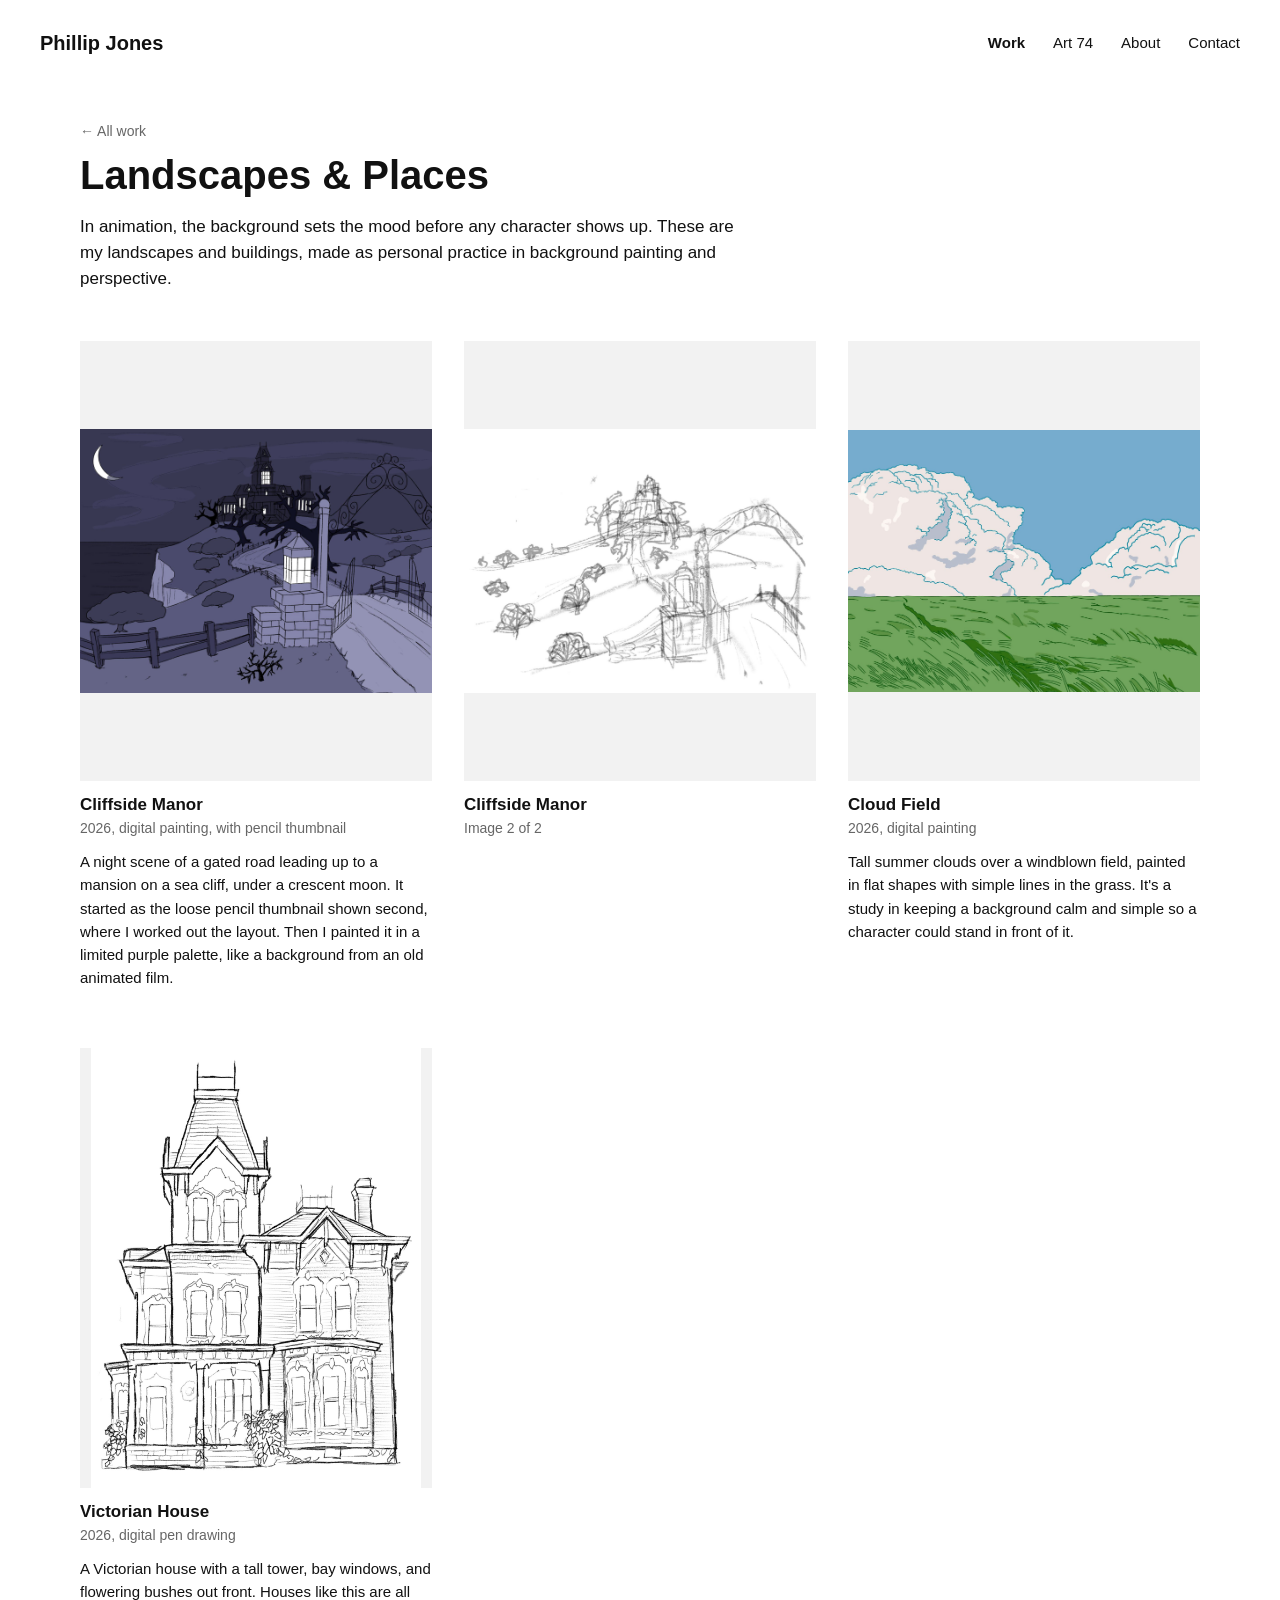
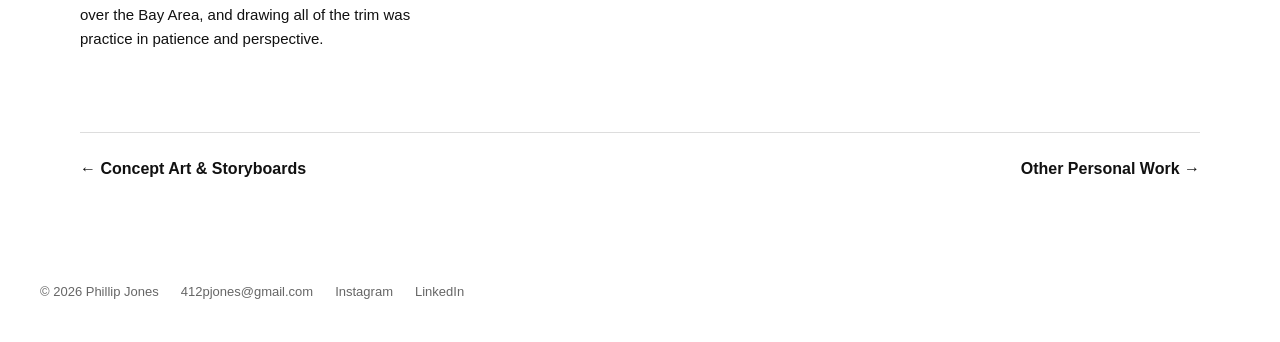
<file: landscapes.html>
<!DOCTYPE html>
<html lang="en">
<head>
  <meta charset="utf-8">
  <meta name="viewport" content="width=device-width, initial-scale=1">
  <title>Landscapes & Places | Phillip Jones</title>
  <meta name="description" content="Backgrounds and buildings that set the mood before any character shows up.">
  <link rel="stylesheet" href="css/style.css">
</head>
<body>
<header class="top">
  <a class="name" href="index.html">Phillip Jones</a>
  <nav aria-label="Main">
    <ul>
      <li><a href="work.html" class="on">Work</a></li>
      <li><a href="art-74.html">Art 74</a></li>
      <li><a href="about.html">About</a></li>
      <li><a href="about.html#contact">Contact</a></li>
    </ul>
  </nav>
</header>
<main class="wrap">
<section class="intro">
  <a class="back" href="work.html">&larr; All work</a>
  <h1>Landscapes & Places</h1>
  <p>In animation, the background sets the mood before any character shows up. These are my landscapes and buildings, made as personal practice in background painting and perspective.</p>
</section>
<div class="grid">
  <figure class="tile">
    <a class="frame" href="img/landscapes/cliffside-manor-1.jpg" target="_blank" rel="noopener"><img src="img/landscapes/cliffside-manor-1.jpg" alt="Cliffside Manor, image 1 of 2" loading="lazy"></a>
    <figcaption>
      <h2>Cliffside Manor</h2>
      <p class="meta">2026, digital painting, with pencil thumbnail</p>
      <p>A night scene of a gated road leading up to a mansion on a sea cliff, under a crescent moon. It started as the loose pencil thumbnail shown second, where I worked out the layout. Then I painted it in a limited purple palette, like a background from an old animated film.</p>
    </figcaption>
  </figure>
  <figure class="tile">
    <a class="frame" href="img/landscapes/cliffside-manor-2.jpg" target="_blank" rel="noopener"><img src="img/landscapes/cliffside-manor-2.jpg" alt="Cliffside Manor, image 2 of 2" loading="lazy"></a>
    <figcaption>
      <h2>Cliffside Manor</h2>
      <p class="meta">Image 2 of 2</p>
    </figcaption>
  </figure>
  <figure class="tile">
    <a class="frame" href="img/landscapes/cloud-field.jpg" target="_blank" rel="noopener"><img src="img/landscapes/cloud-field.jpg" alt="Cloud Field" loading="lazy"></a>
    <figcaption>
      <h2>Cloud Field</h2>
      <p class="meta">2026, digital painting</p>
      <p>Tall summer clouds over a windblown field, painted in flat shapes with simple lines in the grass. It's a study in keeping a background calm and simple so a character could stand in front of it.</p>
    </figcaption>
  </figure>
  <figure class="tile">
    <a class="frame" href="img/landscapes/victorian-house.jpg" target="_blank" rel="noopener"><img src="img/landscapes/victorian-house.jpg" alt="Victorian House" loading="lazy"></a>
    <figcaption>
      <h2>Victorian House</h2>
      <p class="meta">2026, digital pen drawing</p>
      <p>A Victorian house with a tall tower, bay windows, and flowering bushes out front. Houses like this are all over the Bay Area, and drawing all of the trim was practice in patience and perspective.</p>
    </figcaption>
  </figure>
</div>
<nav class="pager" aria-label="More work">
  <a href="concept-art.html">&larr; Concept Art & Storyboards</a>
  <a href="personal-work.html">Other Personal Work &rarr;</a>
</nav>
</main>
<footer class="foot">
  <span>&copy; 2026 Phillip Jones</span>
  <a href="mailto:412pjones@gmail.com">412pjones@gmail.com</a>
  <a href="https://www.instagram.com/gavinj0nes/">Instagram</a>
  <a href="https://www.linkedin.com/in/phillipjones02">LinkedIn</a>
</footer>
</body>
</html>
</file>
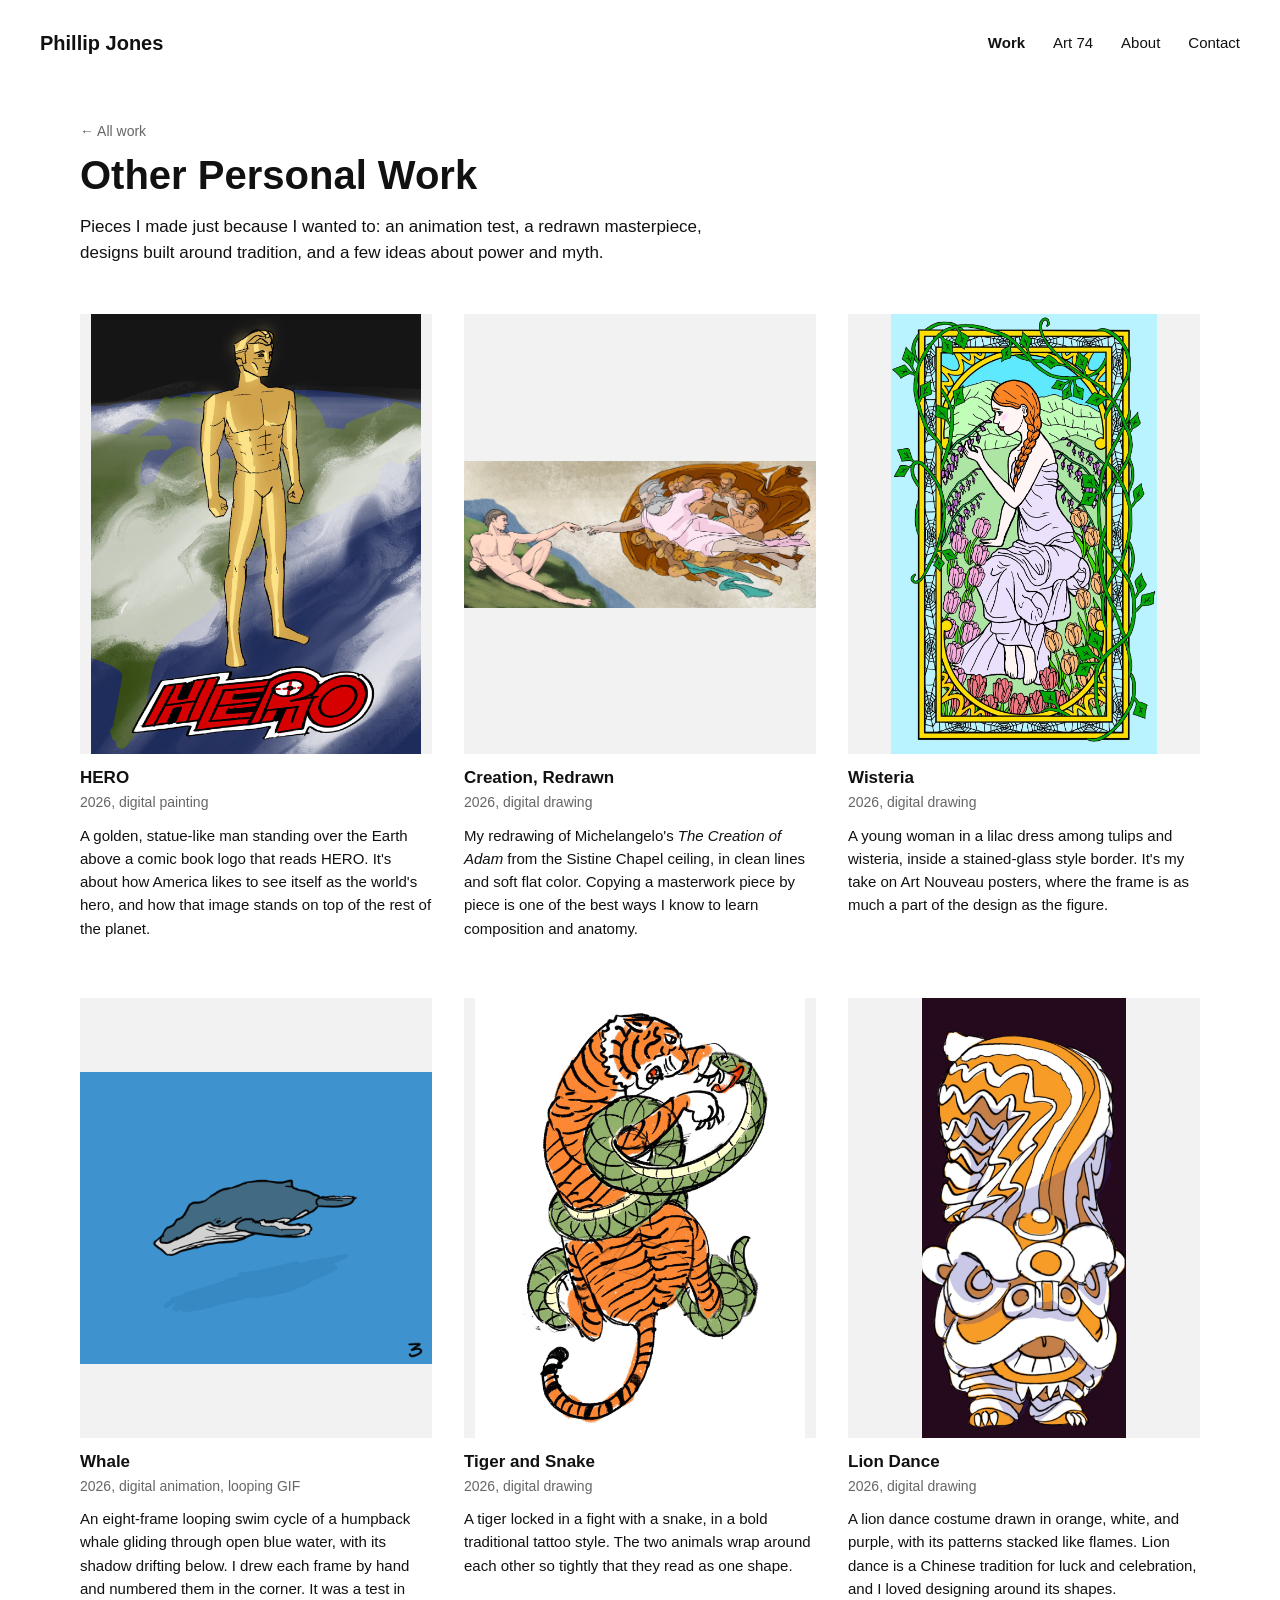
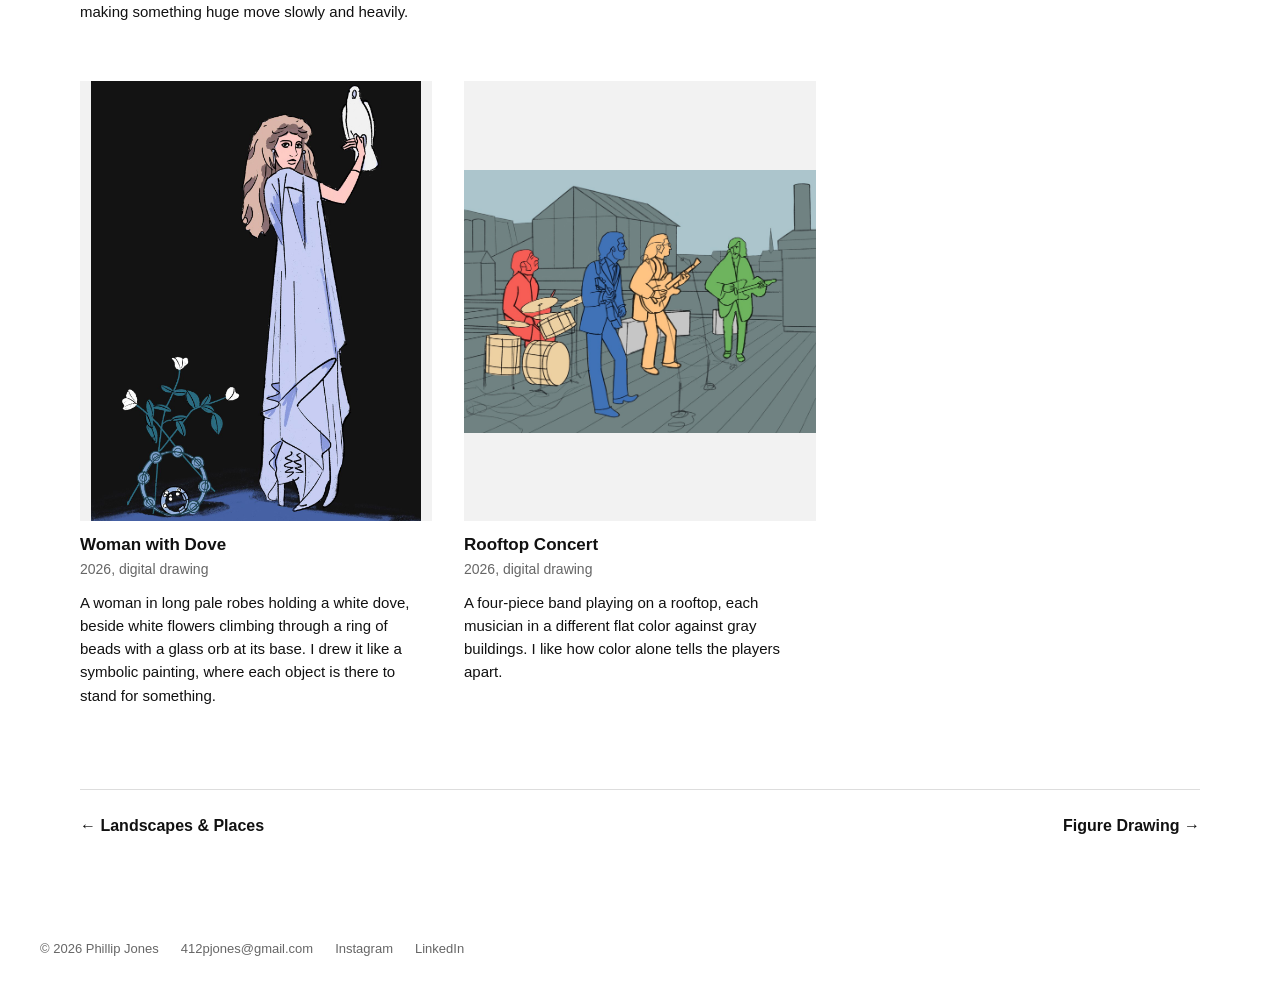
<file: personal-work.html>
<!DOCTYPE html>
<html lang="en">
<head>
  <meta charset="utf-8">
  <meta name="viewport" content="width=device-width, initial-scale=1">
  <title>Other Personal Work | Phillip Jones</title>
  <meta name="description" content="Animation tests, redrawn masterpieces, and ideas about power and myth.">
  <link rel="stylesheet" href="css/style.css">
</head>
<body>
<header class="top">
  <a class="name" href="index.html">Phillip Jones</a>
  <nav aria-label="Main">
    <ul>
      <li><a href="work.html" class="on">Work</a></li>
      <li><a href="art-74.html">Art 74</a></li>
      <li><a href="about.html">About</a></li>
      <li><a href="about.html#contact">Contact</a></li>
    </ul>
  </nav>
</header>
<main class="wrap">
<section class="intro">
  <a class="back" href="work.html">&larr; All work</a>
  <h1>Other Personal Work</h1>
  <p>Pieces I made just because I wanted to: an animation test, a redrawn masterpiece, designs built around tradition, and a few ideas about power and myth.</p>
</section>
<div class="grid">
  <figure class="tile">
    <a class="frame" href="img/personal-work/hero.jpg" target="_blank" rel="noopener"><img src="img/personal-work/hero.jpg" alt="HERO" loading="lazy"></a>
    <figcaption>
      <h2>HERO</h2>
      <p class="meta">2026, digital painting</p>
      <p>A golden, statue-like man standing over the Earth above a comic book logo that reads HERO. It's about how America likes to see itself as the world's hero, and how that image stands on top of the rest of the planet.</p>
    </figcaption>
  </figure>
  <figure class="tile">
    <a class="frame" href="img/personal-work/creation-redrawn.jpg" target="_blank" rel="noopener"><img src="img/personal-work/creation-redrawn.jpg" alt="Creation, Redrawn" loading="lazy"></a>
    <figcaption>
      <h2>Creation, Redrawn</h2>
      <p class="meta">2026, digital drawing</p>
      <p>My redrawing of Michelangelo's <em>The Creation of Adam</em> from the Sistine Chapel ceiling, in clean lines and soft flat color. Copying a masterwork piece by piece is one of the best ways I know to learn composition and anatomy.</p>
    </figcaption>
  </figure>
  <figure class="tile">
    <a class="frame" href="img/personal-work/wisteria.jpg" target="_blank" rel="noopener"><img src="img/personal-work/wisteria.jpg" alt="Wisteria" loading="lazy"></a>
    <figcaption>
      <h2>Wisteria</h2>
      <p class="meta">2026, digital drawing</p>
      <p>A young woman in a lilac dress among tulips and wisteria, inside a stained-glass style border. It's my take on Art Nouveau posters, where the frame is as much a part of the design as the figure.</p>
    </figcaption>
  </figure>
  <figure class="tile">
    <a class="frame" href="img/personal-work/whale.gif" target="_blank" rel="noopener"><img src="img/personal-work/whale.gif" alt="Whale" loading="lazy"></a>
    <figcaption>
      <h2>Whale</h2>
      <p class="meta">2026, digital animation, looping GIF</p>
      <p>An eight-frame looping swim cycle of a humpback whale gliding through open blue water, with its shadow drifting below. I drew each frame by hand and numbered them in the corner. It was a test in making something huge move slowly and heavily.</p>
    </figcaption>
  </figure>
  <figure class="tile">
    <a class="frame" href="img/personal-work/tiger-and-snake.jpg" target="_blank" rel="noopener"><img src="img/personal-work/tiger-and-snake.jpg" alt="Tiger and Snake" loading="lazy"></a>
    <figcaption>
      <h2>Tiger and Snake</h2>
      <p class="meta">2026, digital drawing</p>
      <p>A tiger locked in a fight with a snake, in a bold traditional tattoo style. The two animals wrap around each other so tightly that they read as one shape.</p>
    </figcaption>
  </figure>
  <figure class="tile">
    <a class="frame" href="img/personal-work/lion-dance.jpg" target="_blank" rel="noopener"><img src="img/personal-work/lion-dance.jpg" alt="Lion Dance" loading="lazy"></a>
    <figcaption>
      <h2>Lion Dance</h2>
      <p class="meta">2026, digital drawing</p>
      <p>A lion dance costume drawn in orange, white, and purple, with its patterns stacked like flames. Lion dance is a Chinese tradition for luck and celebration, and I loved designing around its shapes.</p>
    </figcaption>
  </figure>
  <figure class="tile">
    <a class="frame" href="img/personal-work/woman-with-dove.jpg" target="_blank" rel="noopener"><img src="img/personal-work/woman-with-dove.jpg" alt="Woman with Dove" loading="lazy"></a>
    <figcaption>
      <h2>Woman with Dove</h2>
      <p class="meta">2026, digital drawing</p>
      <p>A woman in long pale robes holding a white dove, beside white flowers climbing through a ring of beads with a glass orb at its base. I drew it like a symbolic painting, where each object is there to stand for something.</p>
    </figcaption>
  </figure>
  <figure class="tile">
    <a class="frame" href="img/personal-work/rooftop-concert.jpg" target="_blank" rel="noopener"><img src="img/personal-work/rooftop-concert.jpg" alt="Rooftop Concert" loading="lazy"></a>
    <figcaption>
      <h2>Rooftop Concert</h2>
      <p class="meta">2026, digital drawing</p>
      <p>A four-piece band playing on a rooftop, each musician in a different flat color against gray buildings. I like how color alone tells the players apart.</p>
    </figcaption>
  </figure>
</div>
<nav class="pager" aria-label="More work">
  <a href="landscapes.html">&larr; Landscapes & Places</a>
  <a href="figure-drawing.html">Figure Drawing &rarr;</a>
</nav>
</main>
<footer class="foot">
  <span>&copy; 2026 Phillip Jones</span>
  <a href="mailto:412pjones@gmail.com">412pjones@gmail.com</a>
  <a href="https://www.instagram.com/gavinj0nes/">Instagram</a>
  <a href="https://www.linkedin.com/in/phillipjones02">LinkedIn</a>
</footer>
</body>
</html>
</file>
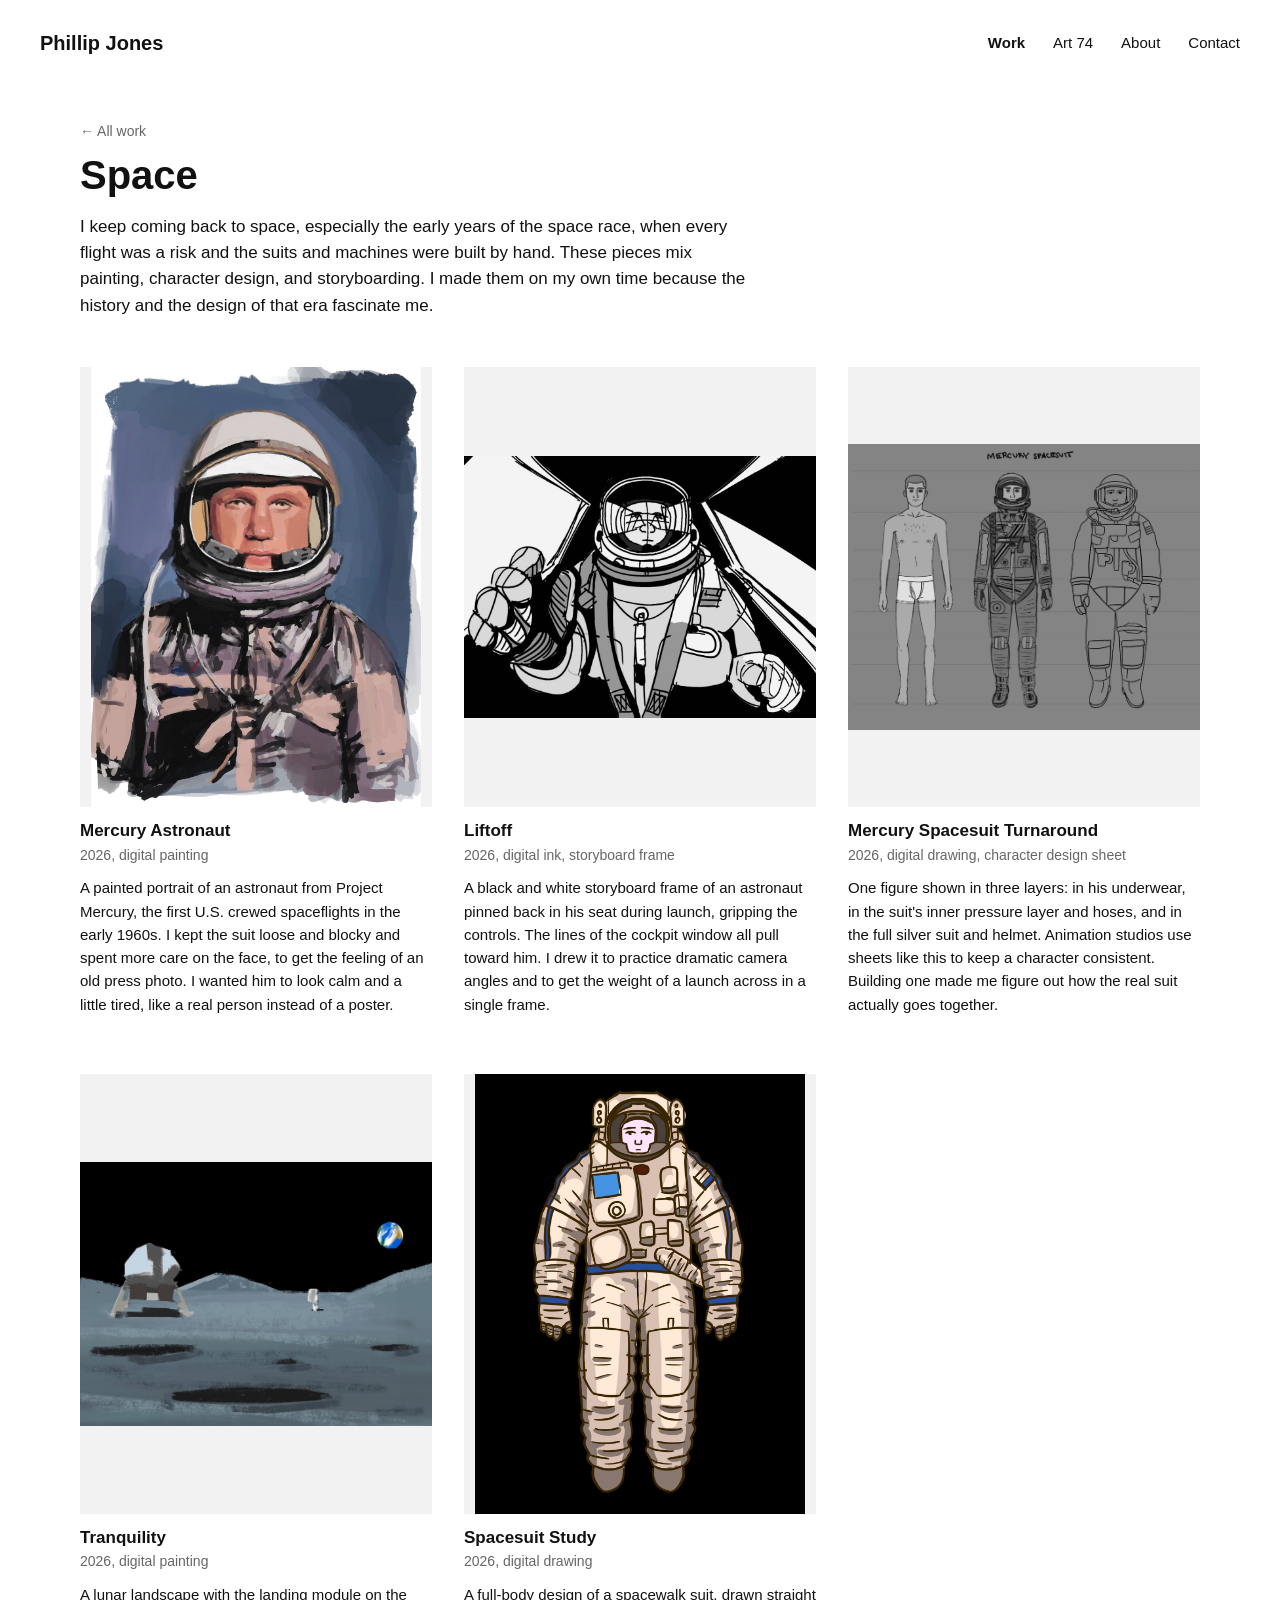
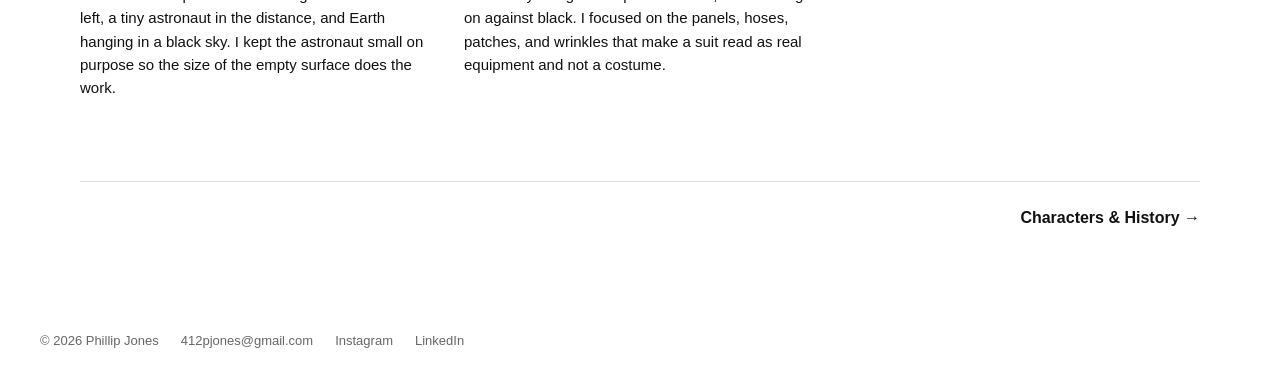
<file: space.html>
<!DOCTYPE html>
<html lang="en">
<head>
  <meta charset="utf-8">
  <meta name="viewport" content="width=device-width, initial-scale=1">
  <title>Space | Phillip Jones</title>
  <meta name="description" content="Astronauts, spacesuits, and the Moon, mostly from the early space race.">
  <link rel="stylesheet" href="css/style.css">
</head>
<body>
<header class="top">
  <a class="name" href="index.html">Phillip Jones</a>
  <nav aria-label="Main">
    <ul>
      <li><a href="work.html" class="on">Work</a></li>
      <li><a href="art-74.html">Art 74</a></li>
      <li><a href="about.html">About</a></li>
      <li><a href="about.html#contact">Contact</a></li>
    </ul>
  </nav>
</header>
<main class="wrap">
<section class="intro">
  <a class="back" href="work.html">&larr; All work</a>
  <h1>Space</h1>
  <p>I keep coming back to space, especially the early years of the space race, when every flight was a risk and the suits and machines were built by hand. These pieces mix painting, character design, and storyboarding. I made them on my own time because the history and the design of that era fascinate me.</p>
</section>
<div class="grid">
  <figure class="tile">
    <a class="frame" href="img/space/mercury-astronaut.jpg" target="_blank" rel="noopener"><img src="img/space/mercury-astronaut.jpg" alt="Mercury Astronaut" loading="lazy"></a>
    <figcaption>
      <h2>Mercury Astronaut</h2>
      <p class="meta">2026, digital painting</p>
      <p>A painted portrait of an astronaut from Project Mercury, the first U.S. crewed spaceflights in the early 1960s. I kept the suit loose and blocky and spent more care on the face, to get the feeling of an old press photo. I wanted him to look calm and a little tired, like a real person instead of a poster.</p>
    </figcaption>
  </figure>
  <figure class="tile">
    <a class="frame" href="img/space/liftoff.jpg" target="_blank" rel="noopener"><img src="img/space/liftoff.jpg" alt="Liftoff" loading="lazy"></a>
    <figcaption>
      <h2>Liftoff</h2>
      <p class="meta">2026, digital ink, storyboard frame</p>
      <p>A black and white storyboard frame of an astronaut pinned back in his seat during launch, gripping the controls. The lines of the cockpit window all pull toward him. I drew it to practice dramatic camera angles and to get the weight of a launch across in a single frame.</p>
    </figcaption>
  </figure>
  <figure class="tile">
    <a class="frame" href="img/space/mercury-spacesuit-turnaround.jpg" target="_blank" rel="noopener"><img src="img/space/mercury-spacesuit-turnaround.jpg" alt="Mercury Spacesuit Turnaround" loading="lazy"></a>
    <figcaption>
      <h2>Mercury Spacesuit Turnaround</h2>
      <p class="meta">2026, digital drawing, character design sheet</p>
      <p>One figure shown in three layers: in his underwear, in the suit's inner pressure layer and hoses, and in the full silver suit and helmet. Animation studios use sheets like this to keep a character consistent. Building one made me figure out how the real suit actually goes together.</p>
    </figcaption>
  </figure>
  <figure class="tile">
    <a class="frame" href="img/space/tranquility.jpg" target="_blank" rel="noopener"><img src="img/space/tranquility.jpg" alt="Tranquility" loading="lazy"></a>
    <figcaption>
      <h2>Tranquility</h2>
      <p class="meta">2026, digital painting</p>
      <p>A lunar landscape with the landing module on the left, a tiny astronaut in the distance, and Earth hanging in a black sky. I kept the astronaut small on purpose so the size of the empty surface does the work.</p>
    </figcaption>
  </figure>
  <figure class="tile">
    <a class="frame" href="img/space/spacesuit-study.jpg" target="_blank" rel="noopener"><img src="img/space/spacesuit-study.jpg" alt="Spacesuit Study" loading="lazy"></a>
    <figcaption>
      <h2>Spacesuit Study</h2>
      <p class="meta">2026, digital drawing</p>
      <p>A full-body design of a spacewalk suit, drawn straight on against black. I focused on the panels, hoses, patches, and wrinkles that make a suit read as real equipment and not a costume.</p>
    </figcaption>
  </figure>
</div>
<nav class="pager" aria-label="More work">
  <span></span>
  <a href="characters.html">Characters & History &rarr;</a>
</nav>
</main>
<footer class="foot">
  <span>&copy; 2026 Phillip Jones</span>
  <a href="mailto:412pjones@gmail.com">412pjones@gmail.com</a>
  <a href="https://www.instagram.com/gavinj0nes/">Instagram</a>
  <a href="https://www.linkedin.com/in/phillipjones02">LinkedIn</a>
</footer>
</body>
</html>
</file>
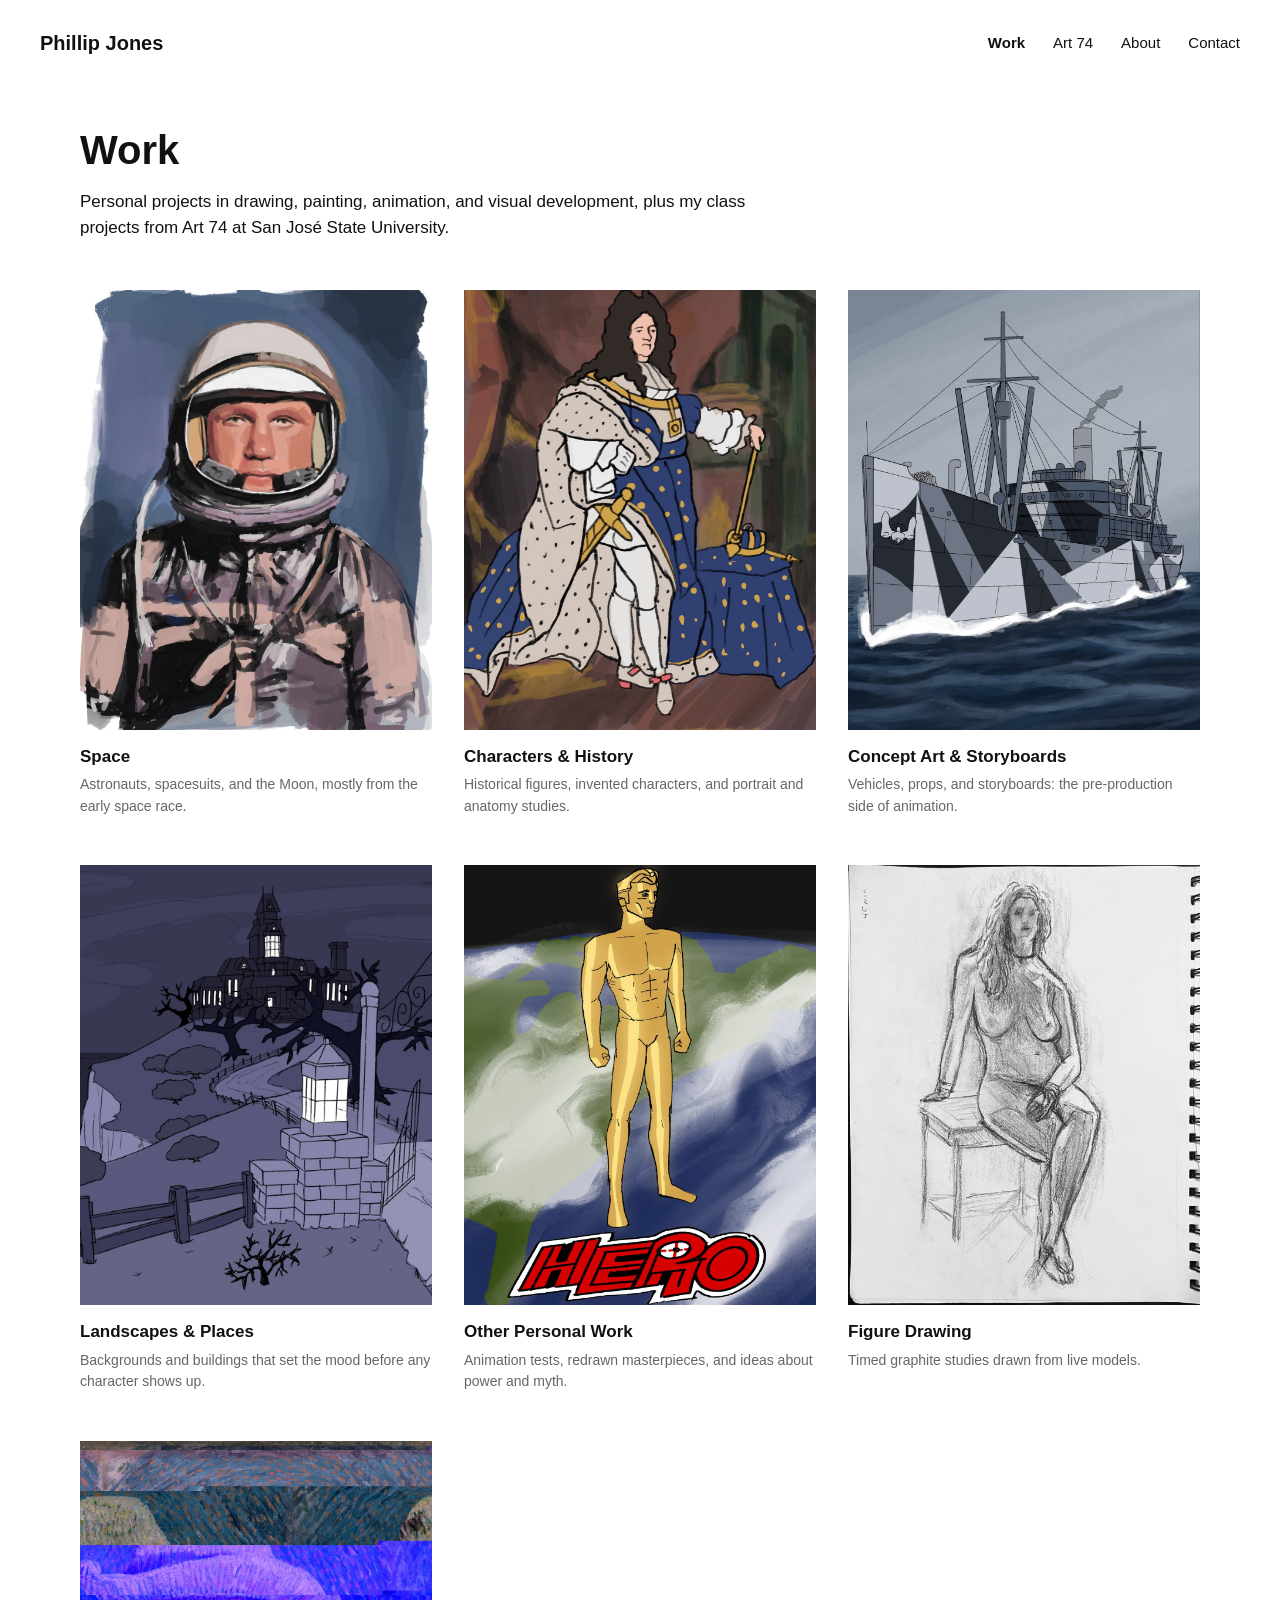
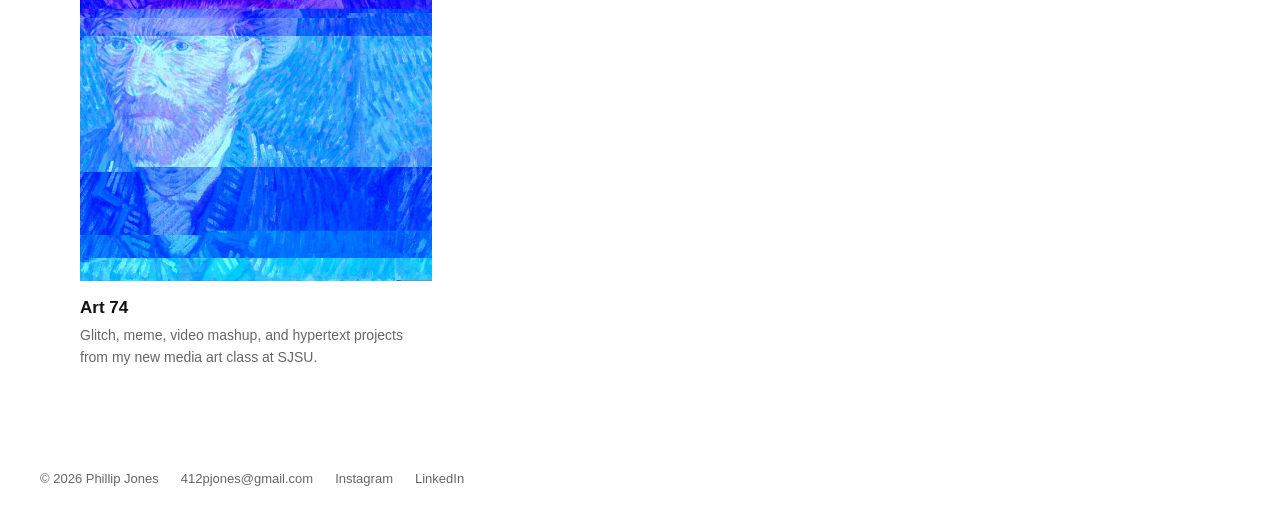
<file: work.html>
<!DOCTYPE html>
<html lang="en">
<head>
  <meta charset="utf-8">
  <meta name="viewport" content="width=device-width, initial-scale=1">
  <title>Work | Phillip Jones</title>
  <meta name="description" content="Work by Phillip Jones">
  <link rel="stylesheet" href="css/style.css">
</head>
<body>
<header class="top">
  <a class="name" href="index.html">Phillip Jones</a>
  <nav aria-label="Main">
    <ul>
      <li><a href="work.html" class="on">Work</a></li>
      <li><a href="art-74.html">Art 74</a></li>
      <li><a href="about.html">About</a></li>
      <li><a href="about.html#contact">Contact</a></li>
    </ul>
  </nav>
</header>
<main class="wrap">
<section class="intro">
  <h1>Work</h1>
  <p>Personal projects in drawing, painting, animation, and visual development, plus my class projects from Art 74 at San José State University.</p>
</section>
<div class="grid cards">
  <a class="card" href="space.html">
    <span class="frame"><img src="img/space/mercury-astronaut.jpg" alt="" loading="lazy"></span>
    <span class="card-title">Space</span>
    <span class="card-text">Astronauts, spacesuits, and the Moon, mostly from the early space race.</span>
  </a>
  <a class="card" href="characters.html">
    <span class="frame"><img src="img/characters/study-after-rigaud.jpg" alt="" loading="lazy"></span>
    <span class="card-title">Characters & History</span>
    <span class="card-text">Historical figures, invented characters, and portrait and anatomy studies.</span>
  </a>
  <a class="card" href="concept-art.html">
    <span class="frame"><img src="img/concept-art/dazzle-ship.jpg" alt="" loading="lazy"></span>
    <span class="card-title">Concept Art & Storyboards</span>
    <span class="card-text">Vehicles, props, and storyboards: the pre-production side of animation.</span>
  </a>
  <a class="card" href="landscapes.html">
    <span class="frame"><img src="img/landscapes/cliffside-manor-1.jpg" alt="" loading="lazy"></span>
    <span class="card-title">Landscapes & Places</span>
    <span class="card-text">Backgrounds and buildings that set the mood before any character shows up.</span>
  </a>
  <a class="card" href="personal-work.html">
    <span class="frame"><img src="img/personal-work/hero.jpg" alt="" loading="lazy"></span>
    <span class="card-title">Other Personal Work</span>
    <span class="card-text">Animation tests, redrawn masterpieces, and ideas about power and myth.</span>
  </a>
  <a class="card" href="figure-drawing.html">
    <span class="frame"><img src="img/figure-drawing/figure-drawing-studies-5.jpg" alt="" loading="lazy"></span>
    <span class="card-title">Figure Drawing</span>
    <span class="card-text">Timed graphite studies drawn from live models.</span>
  </a>
  <a class="card" href="art-74.html">
    <span class="frame"><img src="img/art-74/glitch-1.jpg" alt="" loading="lazy"></span>
    <span class="card-title">Art 74</span>
    <span class="card-text">Glitch, meme, video mashup, and hypertext projects from my new media art class at SJSU.</span>
  </a>
</div>
</main>
<footer class="foot">
  <span>&copy; 2026 Phillip Jones</span>
  <a href="mailto:412pjones@gmail.com">412pjones@gmail.com</a>
  <a href="https://www.instagram.com/gavinj0nes/">Instagram</a>
  <a href="https://www.linkedin.com/in/phillipjones02">LinkedIn</a>
</footer>
</body>
</html>
</file>
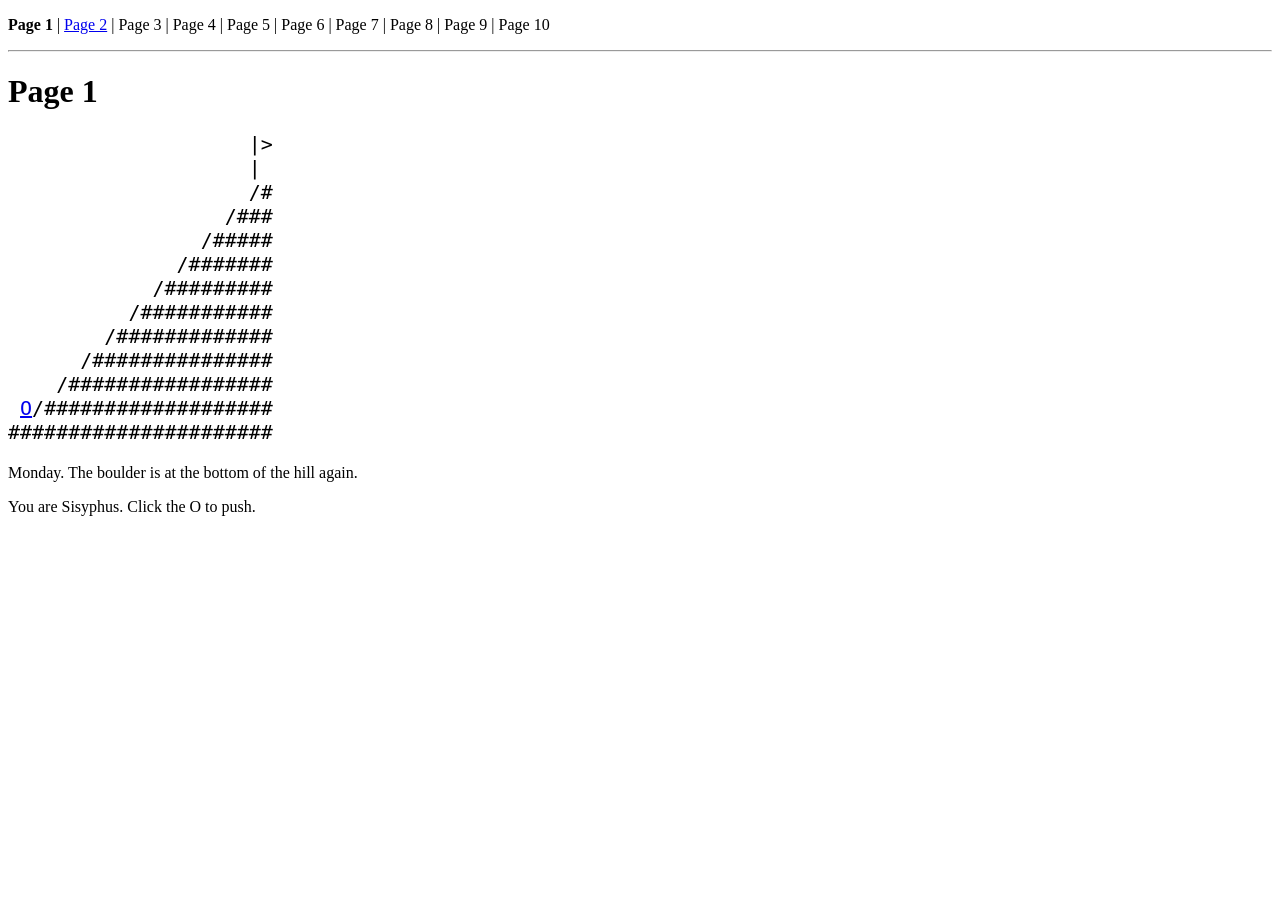
<file: hypertext/page1.html>
<!DOCTYPE html>
<html lang="en">
<head>
  <!-- Info about the page. Nothing in the head shows on the page. -->
  <meta charset="utf-8">
  <title>Push - Page 1</title>
</head>
<body>

  <!-- Navigation bar. Only the NEXT page is a link, so you can't skip ahead. -->
  <p><b>Page 1</b> | <a href="page2.html">Page 2</a> | Page 3 | Page 4 | Page 5 | Page 6 | Page 7 | Page 8 | Page 9 | Page 10</p>
  <hr>

  <!-- Page heading -->
  <h1>Page 1</h1>

  <!-- The picture is made of text (ASCII art). <pre> keeps the spacing exactly as typed.
       The ball (O) is a link to the next page: clicking it is pushing it. -->
<pre style="font-size:20px">
                    |>
                    |
                    /#
                  /###
                /#####
              /#######
            /#########
          /###########
        /#############
      /###############
    /#################
 <a href="page2.html">O</a>/###################
######################
</pre>

  <!-- One line of story -->
  <p>Monday. The boulder is at the bottom of the hill again.</p>
  <p>You are Sisyphus. Click the O to push.</p>

</body>
</html>
</file>
<file: css/style.css>
/* Phillip Jones portfolio */

* { box-sizing: border-box; }

body {
  margin: 0;
  background: #fff;
  color: #111;
  font-family: "Helvetica Neue", Helvetica, Arial, sans-serif;
  font-size: 16px;
  line-height: 1.55;
}

a { color: #111; text-decoration: none; }
a:hover { color: #111; }
img, video { display: block; max-width: 100%; }
h1, h2 { line-height: 1.15; }

/* header */
.top {
  display: flex; flex-wrap: wrap; justify-content: space-between; align-items: center;
  gap: 12px 28px; padding: 28px 40px;
}
.name { font-size: 20px; font-weight: 700; text-decoration: none; }
.top ul, .hero-nav ul { list-style: none; margin: 0; padding: 0; display: flex; flex-wrap: wrap; gap: 8px 28px; }
.top nav a, .hero-nav a { font-size: 15px; font-weight: 500; text-decoration: none; }
.top nav a.on { font-weight: 700; }
.top nav a:hover, .foot a:hover, .back:hover, .pager a:hover, .cv a:hover { color: #111; box-shadow: inset 0 -2px 0 #111; }

/* page body */
.wrap { max-width: 1200px; margin: 0 auto; padding: 32px 40px 72px; }
.intro { max-width: 680px; margin-bottom: 48px; }
.intro h1 { font-size: 40px; margin: 8px 0 16px; }
.intro p { font-size: 17px; margin: 0 0 12px; }
.back { font-size: 14px; color: #666; }

/* the grid: every tile the same size */
.grid { display: grid; grid-template-columns: repeat(3, minmax(0, 1fr)); gap: 48px 32px; }
.tile { margin: 0; }
.frame {
  display: block; aspect-ratio: 4 / 5; background: #f2f2f2;
  overflow: hidden;
}
.frame img { width: 100%; height: 100%; object-fit: contain; }
.frame.video { aspect-ratio: auto; background: #000; }
.frame.video video { width: 100%; height: auto; }
figcaption { padding-top: 14px; }
figcaption h2 { font-size: 17px; margin: 0 0 4px; }
figcaption p { font-size: 15px; margin: 0 0 10px; }
.meta { color: #666; font-size: 14px !important; }
.label { text-transform: uppercase; letter-spacing: .08em; font-size: 12px !important; font-weight: 700; color: #666; margin-bottom: 6px !important; }

/* work index cards: same size, art fills the frame */
.card { display: block; text-decoration: none; }
.card .frame img { object-fit: cover; }
.card-title { display: block; font-size: 17px; font-weight: 700; margin-top: 14px; }
.card-text { display: block; font-size: 14px; color: #666; margin-top: 4px; }
.card:hover .card-title { box-shadow: inset 0 -2px 0 #111; display: inline-block; }

/* buttons */
.btn { display: inline-block; padding: 13px 26px; font-size: 15px; font-weight: 600; text-decoration: none; background: #111; color: #fff; border: 1px solid #111; }
.btn:hover { background: #fff; color: #111; }
.btn.white { background: #fff; color: #111; border-color: #fff; }
.btn.white:hover { background: #111; color: #fff; border-color: #111; }
.btn.line { background: transparent; color: #111; border-color: #111; }
.btn.line:hover { background: #111; color: #fff; }

/* previous / next */
.pager { display: flex; justify-content: space-between; gap: 16px; flex-wrap: wrap; margin-top: 72px; padding-top: 24px; border-top: 1px solid #ddd; font-weight: 600; }
.pager a { text-decoration: none; }

/* home */
.home .hero { position: relative; min-height: 100vh; display: flex; flex-direction: column; overflow: hidden; }
.hero-bg { position: absolute; inset: 0; width: 100%; height: 100%; object-fit: cover; }
.hero-nav { position: relative; display: flex; justify-content: flex-end; padding: 28px 40px; }
.hero-center { position: relative; flex: 1; display: flex; flex-direction: column; align-items: center; justify-content: center; text-align: center; padding: 0 20px 14vh; }
.hero-center h1 { font-size: clamp(44px, 8vw, 76px); margin: 0; letter-spacing: -1px; }
.tag { font-size: 20px; margin: 10px 0 24px; }
.actions { display: flex; flex-wrap: wrap; justify-content: center; gap: 12px; margin: 0 0 24px; }
.social { display: flex; gap: 22px; margin: 0; font-size: 14px; }

/* about / CV */
.about { display: flex; flex-wrap: wrap; gap: 56px; align-items: flex-start; }
.about-photo { flex: 1 1 300px; max-width: 420px; width: 100%; }
.cv { flex: 999 1 460px; min-width: 0; max-width: 680px; }
.cv h1 { font-size: 40px; margin: 0 0 6px; }
.cv section { margin-top: 40px; padding-top: 20px; border-top: 1px solid #ddd; }
.cv h2 { font-size: 13px; text-transform: uppercase; letter-spacing: .08em; margin: 0 0 14px; }
.cv p { margin: 0 0 12px; }
.cv dl { display: grid; grid-template-columns: 130px 1fr; gap: 12px 20px; margin: 0; }
.cv dt { color: #666; font-size: 14px; padding-top: 2px; }
.cv dd { margin: 0; }

/* footer */
.foot { display: flex; flex-wrap: wrap; gap: 8px 22px; padding: 28px 40px 40px; font-size: 13px; color: #666; }
.foot a { color: #666; }

/* tablets and phones */
@media (max-width: 900px) { .grid { grid-template-columns: repeat(2, minmax(0, 1fr)); gap: 40px 20px; } }
@media (max-width: 560px) {
  .top, .hero-nav, .foot { padding-left: 20px; padding-right: 20px; }
  .wrap { padding: 20px 20px 56px; }
  .grid { grid-template-columns: 1fr; }
  .hero-nav { justify-content: center; }
  .cv dl { grid-template-columns: 1fr; gap: 2px; }
  .cv dd { margin-bottom: 12px; }
}

/* home: white text over the drawing */
.home .hero { color: #fff; }
.home .hero a { color: #fff; }
.hero-center h1, .tag, .social a, .hero-nav a { text-shadow: 0 1px 3px rgba(0, 0, 0, .45), 0 2px 18px rgba(0, 0, 0, .3); }
.hero-nav a:hover, .social a:hover { color: #fff; box-shadow: inset 0 -2px 0 #fff; }
.home .btn.white { color: #111; text-shadow: none; }
.home .btn.white:hover { background: #111; color: #fff; border-color: #111; }
.home .btn.line { background: #111; color: #fff; border-color: #111; text-shadow: none; }
.home .btn.line:hover { background: #fff; color: #111; border-color: #fff; }
</file>
